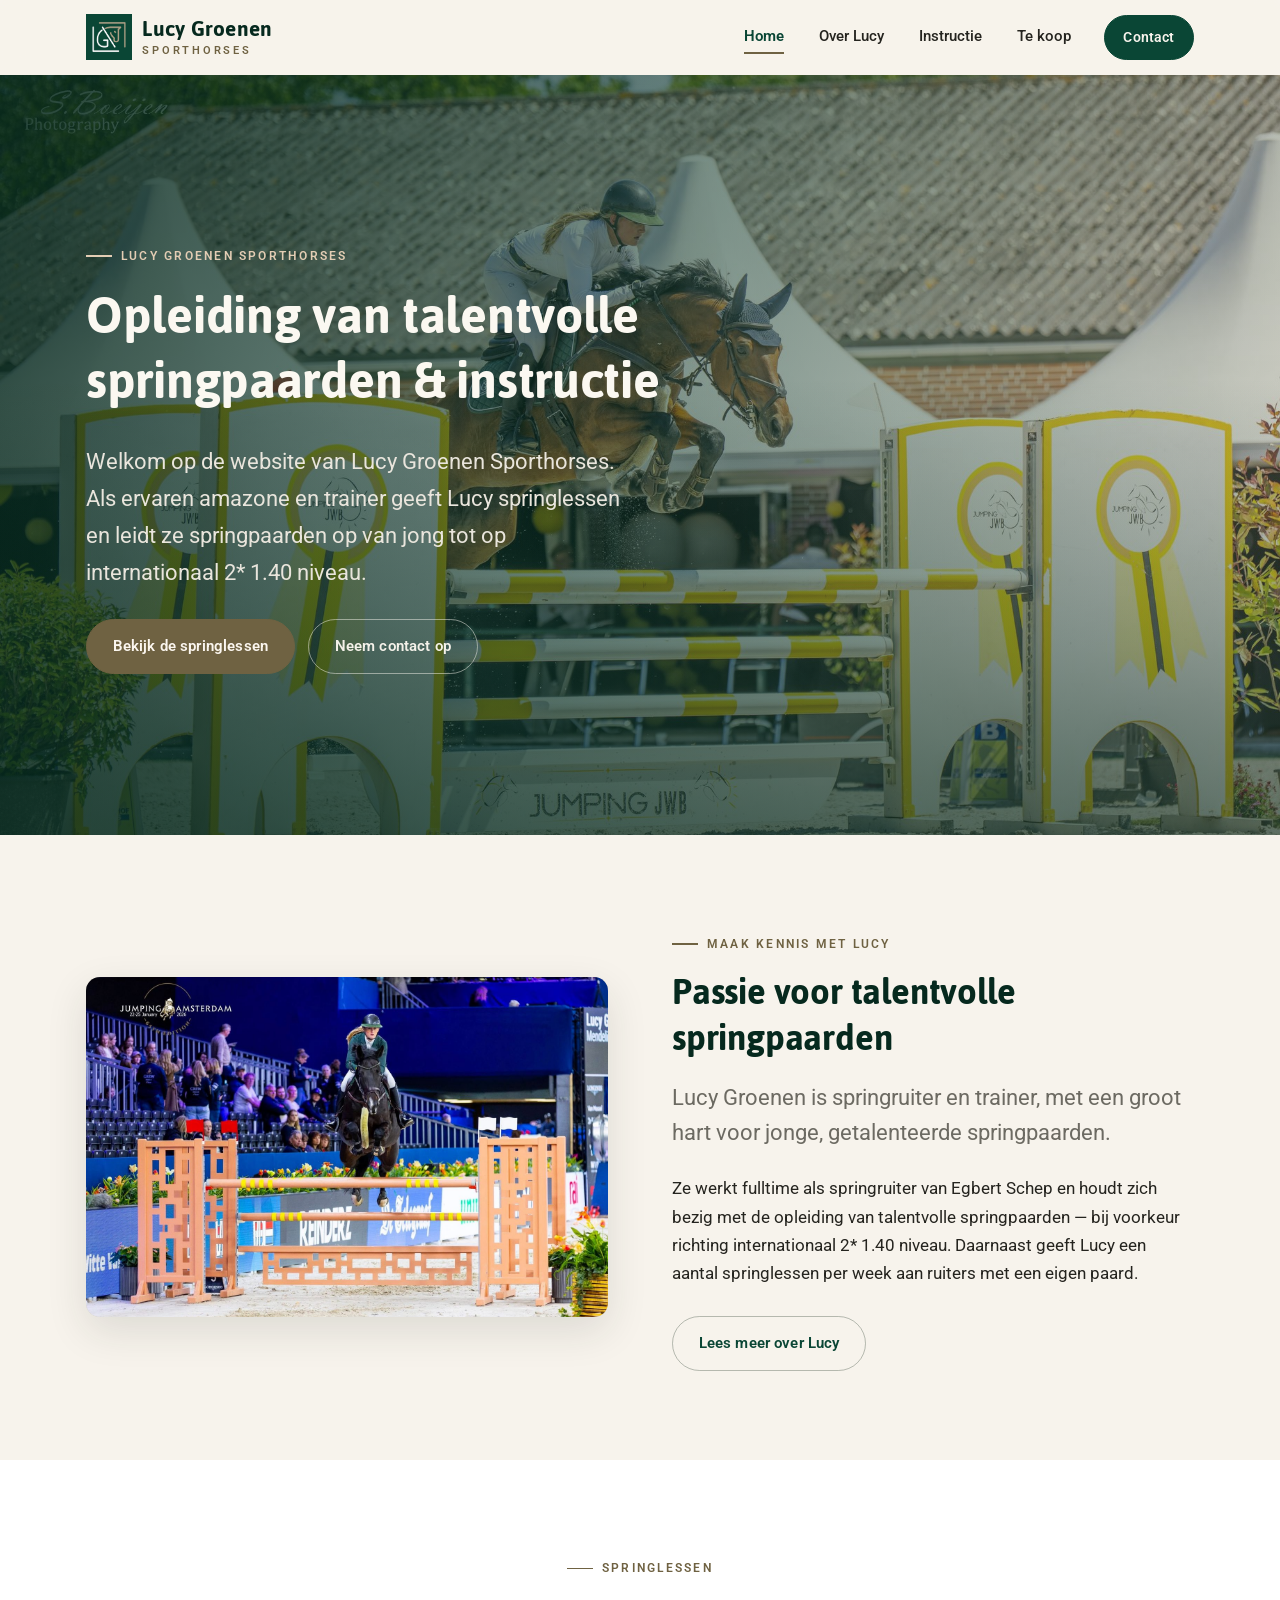
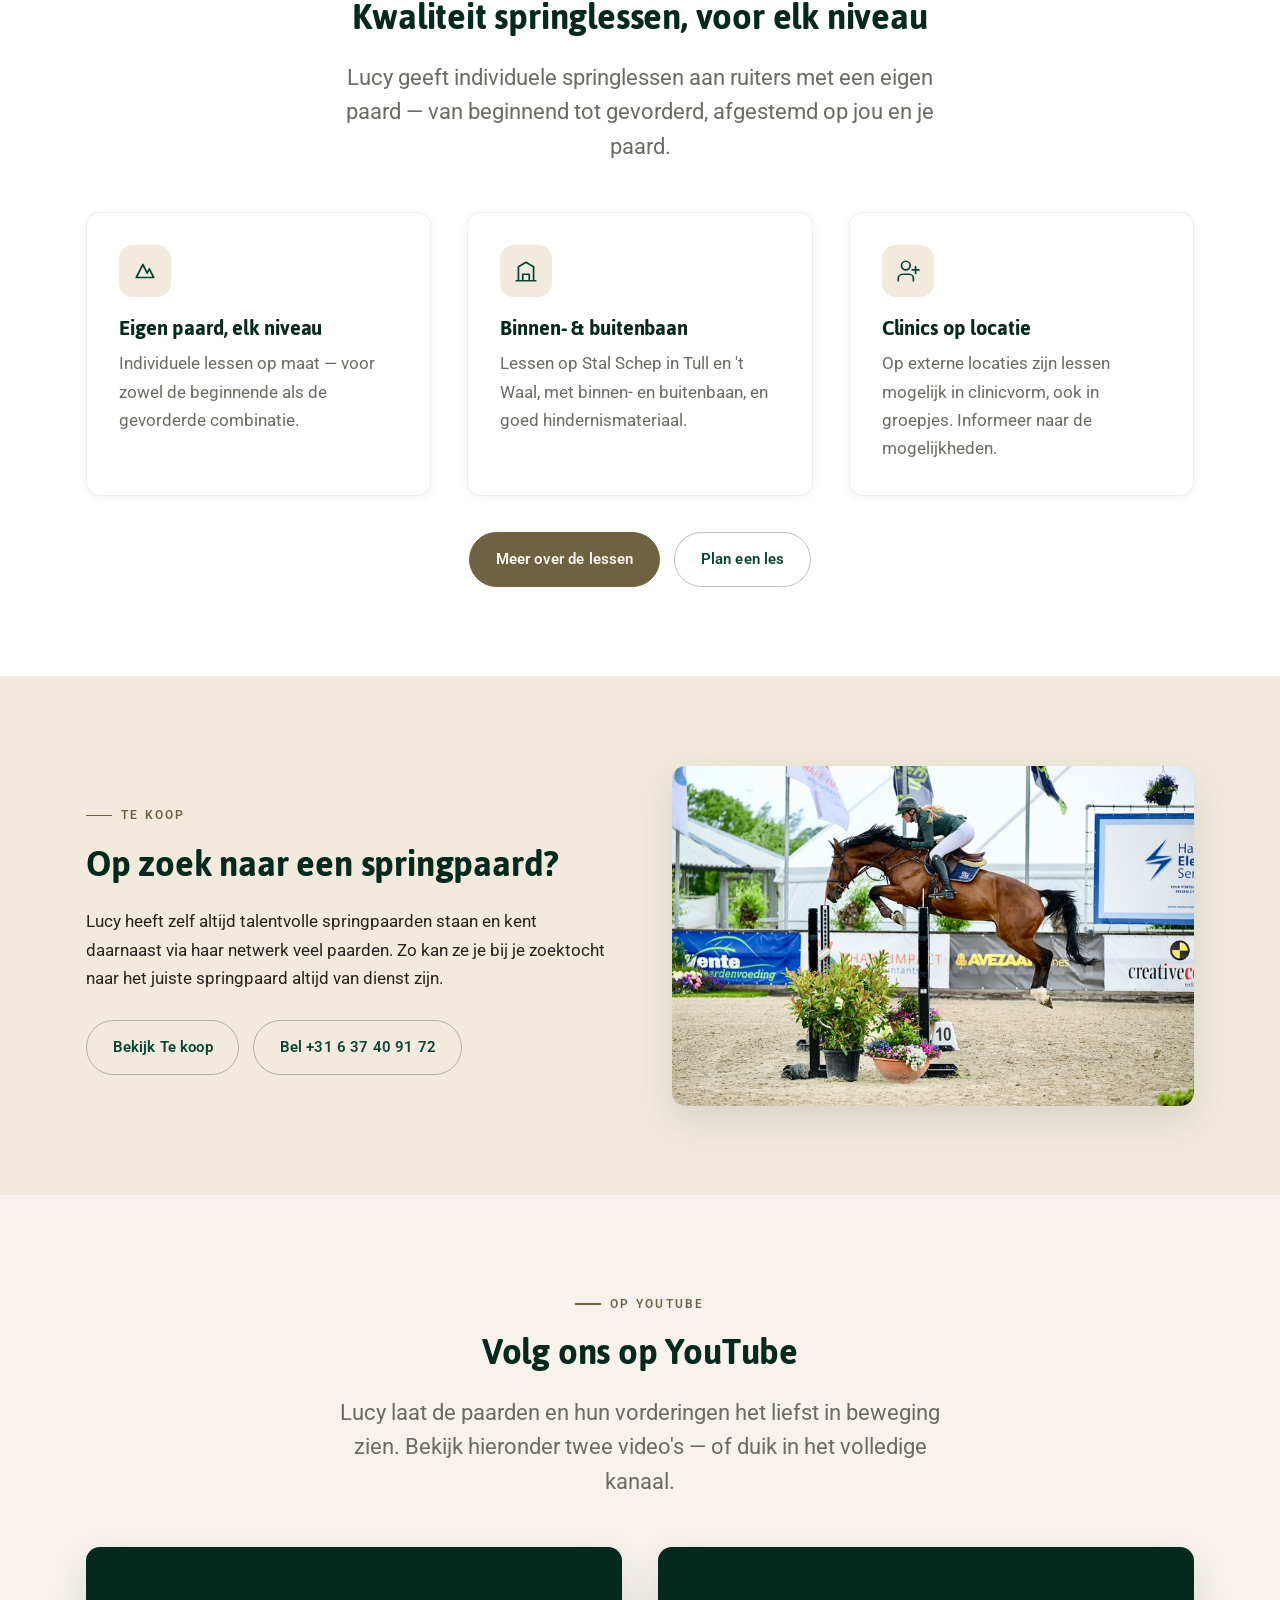
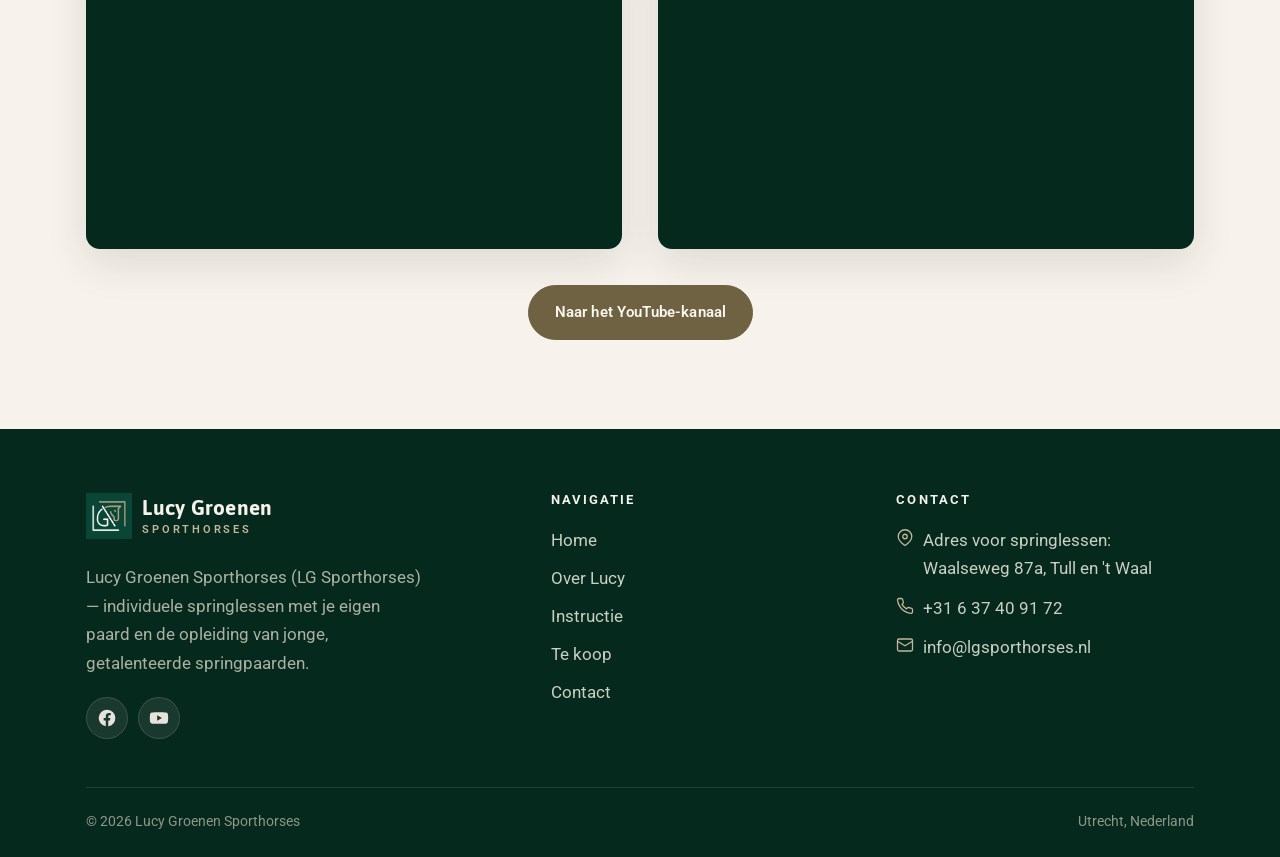
<file: index.html>
<!DOCTYPE html>
<html lang="nl">
<head>
  <meta charset="UTF-8" />
  <meta name="viewport" content="width=device-width, initial-scale=1.0" />
  <title>LG Sporthorses - Talentvolle springpaarden en instructie</title>
  <meta name="description" content="Lucy Groenen Sporthorses (LG Sporthorses): opleiding van talentvolle springpaarden en individuele springlessen op elk niveau. Lessen op Stal Schep in Tull en 't Waal en clinics op locatie." />
  <meta name="theme-color" content="#0A4635" />
  <link rel="icon" type="image/png" sizes="64x64" href="images/favicon-64.png" />
  <link rel="icon" type="image/png" sizes="512x512" href="images/icon-512.png" />
  <link rel="apple-touch-icon" href="images/apple-touch-icon.png" />
  <script>document.documentElement.classList.add("js");</script>
  <link rel="preconnect" href="https://fonts.googleapis.com" />
  <link rel="preconnect" href="https://fonts.gstatic.com" crossorigin />
  <link href="https://fonts.googleapis.com/css2?family=Jaldi:wght@400;700&family=Roboto:wght@300;400;500;700;900&display=swap" rel="stylesheet" />
  <link rel="stylesheet" href="css/style.css" />
</head>
<body data-page="home">
  <a class="skip-link" href="#main">Direct naar de inhoud</a>

  <!-- ===== Header ===== -->
  <header class="site-header">
    <div class="container">
      <nav class="nav" aria-label="Hoofdnavigatie">
        <a class="brand" href="index.html" aria-label="Lucy Groenen Sporthorses — home">
          <span class="brand__mark"><img src="images/logo-mark.png" alt="" width="46" height="46" /></span>
          <span class="brand__text">
            <span class="brand__name">Lucy Groenen</span>
            <span class="brand__tag">Sporthorses</span>
          </span>
        </a>
        <button class="nav-toggle" aria-expanded="false" aria-controls="primary-nav" aria-label="Menu openen/sluiten">
          <span></span><span></span><span></span>
        </button>
        <ul class="nav-links" id="primary-nav">
          <li><a href="index.html" aria-current="page">Home</a></li>
          <li><a href="over-lucy.html">Over Lucy</a></li>
          <li><a href="instructie.html">Instructie</a></li>
          <li><a href="te-koop.html">Te koop</a></li>
          <li class="nav-cta"><a class="btn" href="contact.html">Contact</a></li>
        </ul>
      </nav>
    </div>
  </header>

  <main id="main">
    <!-- ===== Hero ===== -->
    <section class="hero">
      <div class="hero__bg" aria-hidden="true"></div>
      <div class="container">
        <div class="hero__inner">
          <span class="eyebrow">Lucy Groenen Sporthorses</span>
          <h1>Opleiding van talentvolle springpaarden &amp; instructie</h1>
          <p class="hero__sub">
            Welkom op de website van Lucy Groenen Sporthorses. Als ervaren
            amazone en trainer geeft Lucy springlessen en leidt ze springpaarden op
            van jong tot op internationaal 2* 1.40 niveau.
          </p>
          <div class="btn-row">
            <a class="btn btn--leather" href="instructie.html">Bekijk de springlessen</a>
            <a class="btn btn--on-dark btn--ghost" href="contact.html">Neem contact op</a>
          </div>
        </div>
      </div>
    </section>

    <!-- ===== Welkom / kennismaken ===== -->
    <section class="section section--cream">
      <div class="container">
        <div class="split">
          <div class="split__media reveal">
            <img src="images/home-welkom.jpg" alt="Lucy Groenen springt met haar paard" loading="lazy" />
          </div>
          <div class="reveal">
            <span class="eyebrow">Maak kennis met Lucy</span>
            <h2>Passie voor talentvolle springpaarden</h2>
            <p class="lead">
              Lucy Groenen is springruiter en trainer, met een groot hart voor
              jonge, getalenteerde springpaarden.
            </p>
            <p>
              Ze werkt fulltime als springruiter van Egbert Schep en houdt zich
              bezig met de opleiding van talentvolle springpaarden — bij voorkeur
              richting internationaal 2* 1.40 niveau. Daarnaast geeft Lucy een aantal
              springlessen per week aan ruiters met een eigen paard.
            </p>
            <div class="btn-row">
              <a class="btn btn--ghost" href="over-lucy.html">Lees meer over Lucy</a>
            </div>
          </div>
        </div>
      </div>
    </section>

    <!-- ===== Springlessen (kern) ===== -->
    <section class="section section--paper">
      <div class="container">
        <div class="section-head section-head--center">
          <span class="eyebrow">Springlessen</span>
          <h2>Kwaliteit springlessen, voor elk niveau</h2>
          <p class="lead" style="margin-inline:auto;">
            Lucy geeft individuele springlessen aan ruiters met een eigen paard —
            van beginnend tot gevorderd, afgestemd op jou en je paard.
          </p>
        </div>

        <div class="grid grid--3">
          <div class="card reveal">
            <div class="card__icon" aria-hidden="true">
              <svg viewBox="0 0 24 24" fill="none" stroke="currentColor" stroke-width="1.6" stroke-linecap="round" stroke-linejoin="round"><path d="M4 18 10 6l4 8 2-4 4 8z"/></svg>
            </div>
            <h3>Eigen paard, elk niveau</h3>
            <p>Individuele lessen op maat — voor zowel de beginnende als de gevorderde combinatie.</p>
          </div>
          <div class="card reveal">
            <div class="card__icon" aria-hidden="true">
              <svg viewBox="0 0 24 24" fill="none" stroke="currentColor" stroke-width="1.6" stroke-linecap="round" stroke-linejoin="round"><path d="M3 21h18M5 21V8l7-4 7 4v13M9 21v-6h6v6"/></svg>
            </div>
            <h3>Binnen- &amp; buitenbaan</h3>
            <p>Lessen op Stal Schep in Tull en 't Waal, met binnen- en buitenbaan, en goed hindernismateriaal.</p>
          </div>
          <div class="card reveal">
            <div class="card__icon" aria-hidden="true">
              <svg viewBox="0 0 24 24" fill="none" stroke="currentColor" stroke-width="1.6" stroke-linecap="round" stroke-linejoin="round"><path d="M17 21v-2a4 4 0 0 0-4-4H7a4 4 0 0 0-4 4v2"/><circle cx="10" cy="7" r="4"/><path d="M19 8v6M22 11h-6"/></svg>
            </div>
            <h3>Clinics op locatie</h3>
            <p>Op externe locaties zijn lessen mogelijk in clinicvorm, ook in groepjes. Informeer naar de mogelijkheden.</p>
          </div>
        </div>

        <div class="btn-row" style="justify-content:center;margin-top:2.25rem;">
          <a class="btn btn--leather" href="instructie.html">Meer over de lessen</a>
          <a class="btn btn--ghost" href="contact.html">Plan een les</a>
        </div>
      </div>
    </section>

    <!-- ===== Te koop teaser ===== -->
    <section class="section section--sand">
      <div class="container">
        <div class="split">
          <div class="reveal">
            <span class="eyebrow">Te koop</span>
            <h2>Op zoek naar een springpaard?</h2>
            <p>
              Lucy heeft zelf altijd talentvolle springpaarden staan en
              kent daarnaast via haar netwerk veel paarden. Zo kan ze je bij je
              zoektocht naar het juiste springpaard altijd van dienst zijn.
            </p>
            <div class="btn-row">
              <a class="btn btn--ghost" href="te-koop.html">Bekijk Te koop</a>
              <a class="btn btn--ghost" href="tel:+31637409172">Bel +31 6 37 40 91 72</a>
            </div>
          </div>
          <div class="split__media reveal">
            <img src="images/springpaard.jpg" alt="Springpaard van Lucy Groenen Sporthorses" loading="lazy" />
          </div>
        </div>
      </div>
    </section>

    <!-- ===== Video's (YouTube) ===== -->
    <section class="section section--cream">
      <div class="container">
        <div class="section-head section-head--center">
          <span class="eyebrow">Op YouTube</span>
          <h2>Volg ons op YouTube</h2>
          <p class="lead" style="margin-inline:auto;">
            Lucy laat de paarden en hun vorderingen het liefst in beweging zien.
            Bekijk hieronder twee video's — of duik in het volledige kanaal.
          </p>
        </div>
        <div class="grid grid--2">
          <div class="video-embed reveal">
            <iframe src="https://www.youtube-nocookie.com/embed/VXuK4ee8dn8" title="Video van Lucy Groenen Sporthorses" loading="lazy" allow="accelerometer; autoplay; clipboard-write; encrypted-media; gyroscope; picture-in-picture; web-share" referrerpolicy="strict-origin-when-cross-origin" allowfullscreen></iframe>
          </div>
          <div class="video-embed reveal">
            <iframe src="https://www.youtube-nocookie.com/embed/q7jptdClMPs" title="Video van Lucy Groenen Sporthorses" loading="lazy" allow="accelerometer; autoplay; clipboard-write; encrypted-media; gyroscope; picture-in-picture; web-share" referrerpolicy="strict-origin-when-cross-origin" allowfullscreen></iframe>
          </div>
        </div>
        <div class="btn-row" style="justify-content:center;margin-top:2.25rem;">
          <a class="btn btn--leather" href="https://www.youtube.com/channel/UCxO1YDBC5WBD7Ddj9EsSTlw" target="_blank" rel="noopener">Naar het YouTube-kanaal</a>
        </div>
      </div>
    </section>
  </main>

  <!-- ===== Footer ===== -->
  <footer class="site-footer">
    <div class="container">
      <div class="footer-grid">
        <div class="footer-about">
          <span class="brand">
            <span class="brand__mark"><img src="images/logo-mark.png" alt="" width="46" height="46" /></span>
            <span class="brand__text">
              <span class="brand__name">Lucy Groenen</span>
              <span class="brand__tag">Sporthorses</span>
            </span>
          </span>
          <p>
            Lucy Groenen Sporthorses (LG Sporthorses) — individuele springlessen
            met je eigen paard en de opleiding van jonge, getalenteerde
            springpaarden.
          </p>
          <div class="socials">
            <a href="https://www.facebook.com/lucy.groenen" target="_blank" rel="noopener" aria-label="Facebook">
              <svg viewBox="0 0 24 24" fill="currentColor"><path d="M22 12a10 10 0 1 0-11.5 9.9v-7H8v-2.9h2.5V9.8c0-2.5 1.5-3.9 3.8-3.9 1.1 0 2.2.2 2.2.2v2.5h-1.300000000000001c-1.2 0-1.6.8-1.6 1.6v1.9H16l-.4 2.9h-2.1v7A10 10 0 0 0 22 12z"/></svg>
            </a>
            <a href="https://www.youtube.com/channel/UCxO1YDBC5WBD7Ddj9EsSTlw" target="_blank" rel="noopener" aria-label="YouTube">
              <svg viewBox="0 0 24 24" fill="currentColor"><path d="M23 12s0-3.2-.4-4.7a2.5 2.5 0 0 0-1.8-1.8C19.3 5 12 5 12 5s-7.3 0-8.8.5A2.5 2.5 0 0 0 1.4 7.3C1 8.8 1 12 1 12s0 3.2.4 4.7a2.5 2.5 0 0 0 1.8 1.8C4.7 19 12 19 12 19s7.3 0 8.8-.5a2.5 2.5 0 0 0 1.8-1.8C23 15.2 23 12 23 12zM9.8 15.3V8.7l5.7 3.3-5.7 3.3z"/></svg>
            </a>
          </div>
        </div>

        <div>
          <h4>Navigatie</h4>
          <ul class="footer-list">
            <li><a href="index.html">Home</a></li>
            <li><a href="over-lucy.html">Over Lucy</a></li>
            <li><a href="instructie.html">Instructie</a></li>
            <li><a href="te-koop.html">Te koop</a></li>
            <li><a href="contact.html">Contact</a></li>
          </ul>
        </div>

        <div>
          <h4>Contact</h4>
          <div class="footer-contact">
            <a href="https://maps.google.com/?q=Waalseweg+87a,+Tull+en+'t+Waal" target="_blank" rel="noopener">
              <svg viewBox="0 0 24 24" fill="none" stroke="currentColor" stroke-width="1.7" stroke-linecap="round" stroke-linejoin="round"><path d="M21 10c0 6-9 12-9 12s-9-6-9-12a9 9 0 0 1 18 0z"/><circle cx="12" cy="10" r="3"/></svg>
              <span>Adres voor springlessen: Waalseweg 87a, Tull en 't Waal</span>
            </a>
            <a href="tel:+31637409172">
              <svg viewBox="0 0 24 24" fill="none" stroke="currentColor" stroke-width="1.7" stroke-linecap="round" stroke-linejoin="round"><path d="M22 16.9v3a2 2 0 0 1-2.2 2 19.8 19.8 0 0 1-8.6-3.1 19.5 19.5 0 0 1-6-6A19.8 19.8 0 0 1 2 4.2 2 2 0 0 1 4 2h3a2 2 0 0 1 2 1.7c.1 1 .4 1.9.7 2.8a2 2 0 0 1-.5 2.1L8 9.8a16 16 0 0 0 6 6l1.2-1.2a2 2 0 0 1 2.1-.5c.9.3 1.8.6 2.8.7a2 2 0 0 1 1.9 2.1z"/></svg>
              <span>+31 6 37 40 91 72</span>
            </a>
            <a href="mailto:info@lgsporthorses.nl">
              <svg viewBox="0 0 24 24" fill="none" stroke="currentColor" stroke-width="1.7" stroke-linecap="round" stroke-linejoin="round"><rect x="2" y="4" width="20" height="16" rx="2"/><path d="m22 7-10 6L2 7"/></svg>
              <span>info@lgsporthorses.nl</span>
            </a>
          </div>
        </div>
      </div>

      <div class="footer-bottom">
        <span>&copy; <span id="year">2026</span> Lucy Groenen Sporthorses</span>
        <span>Utrecht, Nederland</span>
      </div>
    </div>
  </footer>

  <script src="js/main.js"></script>
  <!-- Cloudflare Web Analytics -->
  <script defer src="https://static.cloudflareinsights.com/beacon.min.js" data-cf-beacon='{"token": "3d1fcbd9781a4af0aa8eb099ffec4ae8"}'></script>
  <!-- End Cloudflare Web Analytics -->
</body>
</html>
</file>
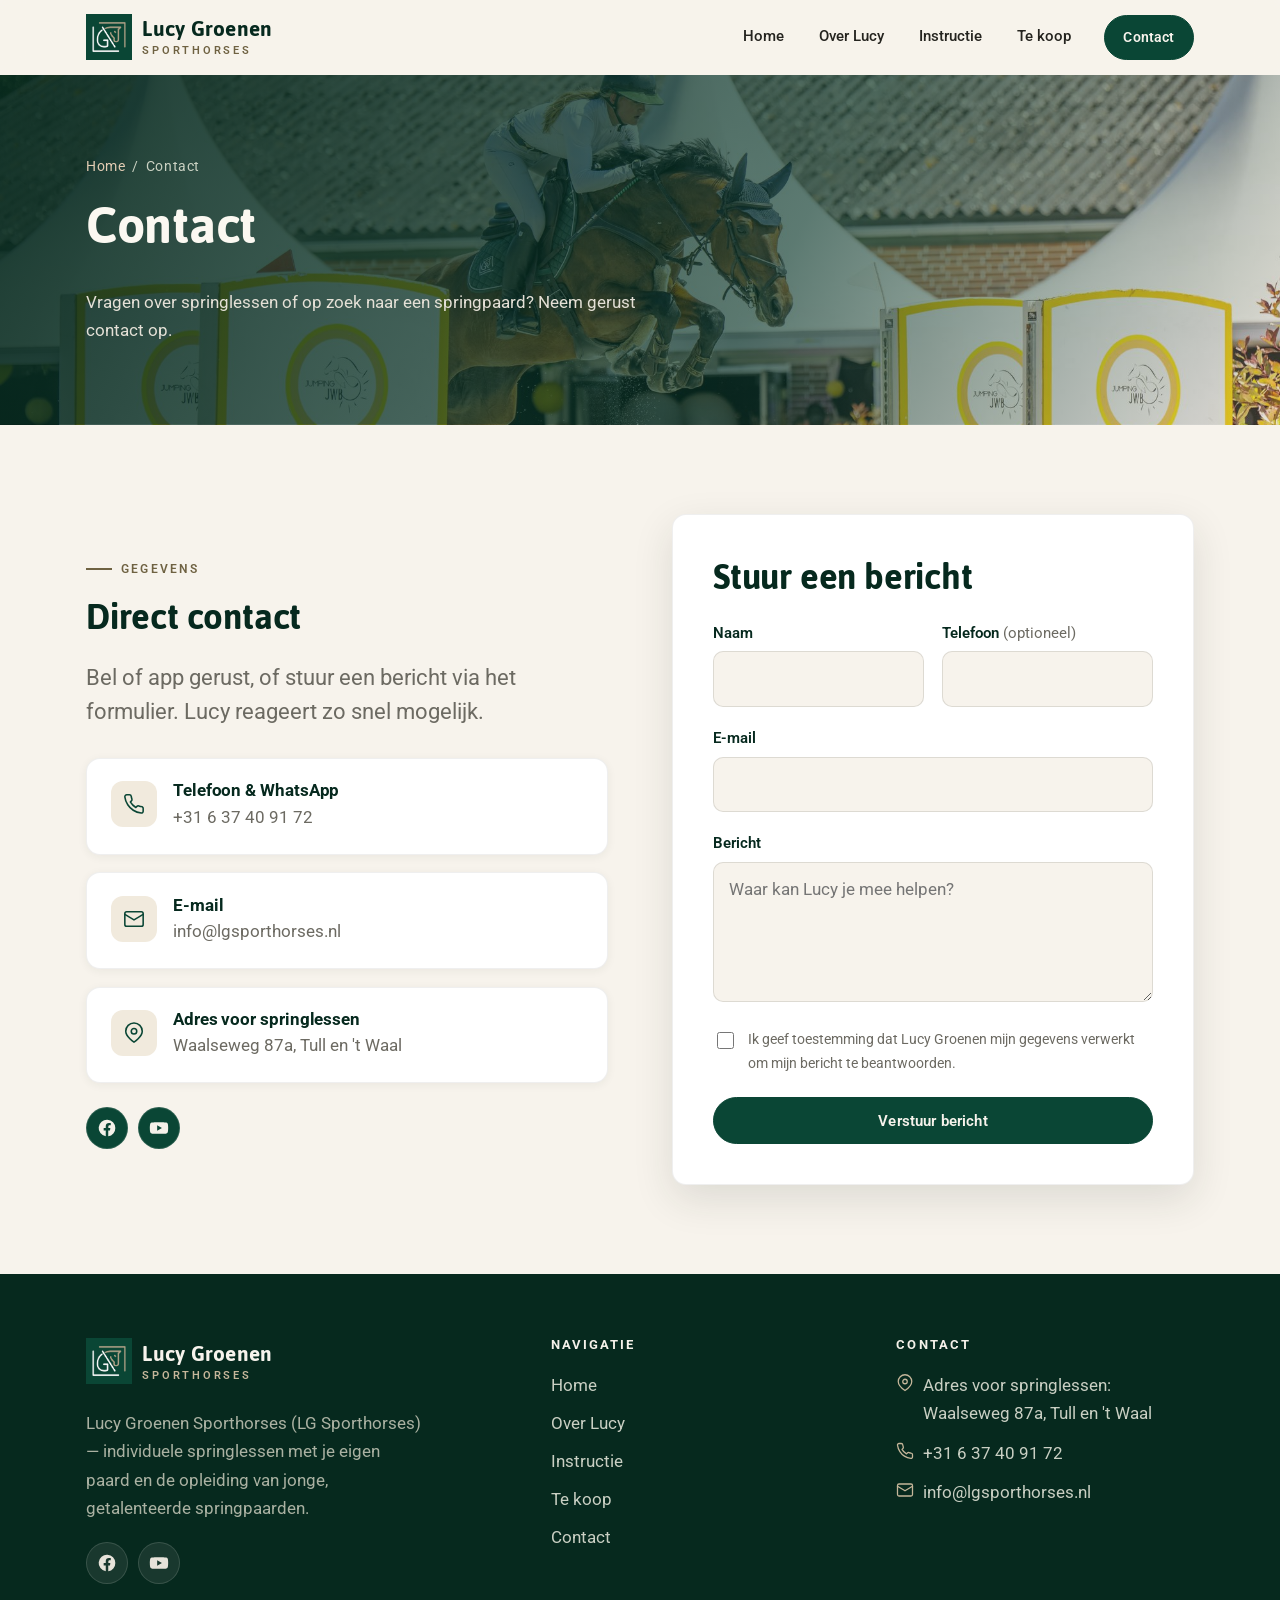
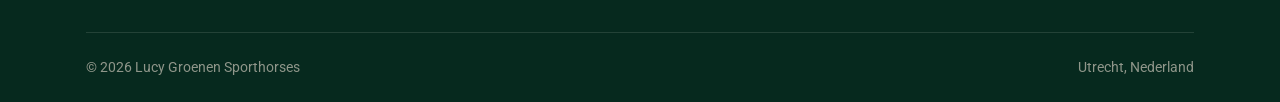
<file: contact.html>
<!DOCTYPE html>
<html lang="nl">
<head>
  <meta charset="UTF-8" />
  <meta name="viewport" content="width=device-width, initial-scale=1.0" />
  <title>Contact — Lucy Groenen Sporthorses</title>
  <meta name="description" content="Neem contact op met Lucy Groenen (LG Sporthorses). Telefoon, WhatsApp en e-mail. Stuur gerust een bericht via het formulier." />
  <meta name="theme-color" content="#0A4635" />
  <link rel="icon" type="image/png" sizes="64x64" href="images/favicon-64.png" />
  <link rel="icon" type="image/png" sizes="512x512" href="images/icon-512.png" />
  <link rel="apple-touch-icon" href="images/apple-touch-icon.png" />
  <script>document.documentElement.classList.add("js");</script>
  <link rel="preconnect" href="https://fonts.googleapis.com" />
  <link rel="preconnect" href="https://fonts.gstatic.com" crossorigin />
  <link href="https://fonts.googleapis.com/css2?family=Jaldi:wght@400;700&family=Roboto:wght@300;400;500;700;900&display=swap" rel="stylesheet" />
  <link rel="stylesheet" href="css/style.css" />
</head>
<body data-page="contact">
  <a class="skip-link" href="#main">Direct naar de inhoud</a>

  <!-- ===== Header ===== -->
  <header class="site-header">
    <div class="container">
      <nav class="nav" aria-label="Hoofdnavigatie">
        <a class="brand" href="index.html" aria-label="Lucy Groenen Sporthorses — home">
          <span class="brand__mark"><img src="images/logo-mark.png" alt="" width="46" height="46" /></span>
          <span class="brand__text">
            <span class="brand__name">Lucy Groenen</span>
            <span class="brand__tag">Sporthorses</span>
          </span>
        </a>
        <button class="nav-toggle" aria-expanded="false" aria-controls="primary-nav" aria-label="Menu openen/sluiten">
          <span></span><span></span><span></span>
        </button>
        <ul class="nav-links" id="primary-nav">
          <li><a href="index.html">Home</a></li>
          <li><a href="over-lucy.html">Over Lucy</a></li>
          <li><a href="instructie.html">Instructie</a></li>
          <li><a href="te-koop.html">Te koop</a></li>
          <li class="nav-cta"><a class="btn" href="contact.html" aria-current="page">Contact</a></li>
        </ul>
      </nav>
    </div>
  </header>

  <main id="main">
    <!-- ===== Page hero ===== -->
    <section class="page-hero">
      <div class="page-hero__bg" aria-hidden="true"></div>
      <div class="container">
        <nav class="breadcrumb" aria-label="Kruimelpad">
          <a href="index.html">Home</a> &nbsp;/&nbsp; Contact
        </nav>
        <h1>Contact</h1>
        <p>Vragen over springlessen of op zoek naar een springpaard? Neem gerust contact op.</p>
      </div>
    </section>

    <!-- ===== Contact + formulier ===== -->
    <section class="section section--cream">
      <div class="container">
        <div class="split">
          <!-- Gegevens -->
          <div class="reveal">
            <span class="eyebrow">Gegevens</span>
            <h2>Direct contact</h2>
            <p class="lead">
              Bel of app gerust, of stuur een bericht via het formulier. Lucy
              reageert zo snel mogelijk.
            </p>

            <div class="stack" style="margin-top:1.75rem;">
              <a class="info-tile" href="tel:+31637409172">
                <span class="info-tile__icon" aria-hidden="true">
                  <svg viewBox="0 0 24 24" fill="none" stroke="currentColor" stroke-width="1.7" stroke-linecap="round" stroke-linejoin="round"><path d="M22 16.9v3a2 2 0 0 1-2.2 2 19.8 19.8 0 0 1-8.6-3.1 19.5 19.5 0 0 1-6-6A19.8 19.8 0 0 1 2 4.2 2 2 0 0 1 4 2h3a2 2 0 0 1 2 1.7c.1 1 .4 1.9.7 2.8a2 2 0 0 1-.5 2.1L8 9.8a16 16 0 0 0 6 6l1.2-1.2a2 2 0 0 1 2.1-.5c.9.3 1.8.6 2.8.7a2 2 0 0 1 1.9 2.1z"/></svg>
                </span>
                <div>
                  <h3>Telefoon &amp; WhatsApp</h3>
                  <p>+31 6 37 40 91 72</p>
                </div>
              </a>

              <a class="info-tile" href="mailto:info@lgsporthorses.nl">
                <span class="info-tile__icon" aria-hidden="true">
                  <svg viewBox="0 0 24 24" fill="none" stroke="currentColor" stroke-width="1.7" stroke-linecap="round" stroke-linejoin="round"><rect x="2" y="4" width="20" height="16" rx="2"/><path d="m22 7-10 6L2 7"/></svg>
                </span>
                <div>
                  <h3>E-mail</h3>
                  <p>info@lgsporthorses.nl</p>
                </div>
              </a>

              <a class="info-tile" href="https://maps.google.com/?q=Waalseweg+87a,+Tull+en+'t+Waal" target="_blank" rel="noopener">
                <span class="info-tile__icon" aria-hidden="true">
                  <svg viewBox="0 0 24 24" fill="none" stroke="currentColor" stroke-width="1.7" stroke-linecap="round" stroke-linejoin="round"><path d="M21 10c0 6-9 12-9 12s-9-6-9-12a9 9 0 0 1 18 0z"/><circle cx="12" cy="10" r="3"/></svg>
                </span>
                <div>
                  <h3>Adres voor springlessen</h3>
                  <p>Waalseweg 87a, Tull en 't Waal</p>
                </div>
              </a>
            </div>

            <div class="socials" style="margin-top:1.5rem;">
              <a href="https://www.facebook.com/lucy.groenen" target="_blank" rel="noopener" aria-label="Facebook" style="background:var(--forest);color:#F4F1E9;">
                <svg viewBox="0 0 24 24" fill="currentColor"><path d="M22 12a10 10 0 1 0-11.5 9.9v-7H8v-2.9h2.5V9.8c0-2.5 1.5-3.9 3.8-3.9 1.1 0 2.2.2 2.2.2v2.5h-1.300000000000001c-1.2 0-1.6.8-1.6 1.6v1.9H16l-.4 2.9h-2.1v7A10 10 0 0 0 22 12z"/></svg>
              </a>
              <a href="https://www.youtube.com/channel/UCxO1YDBC5WBD7Ddj9EsSTlw" target="_blank" rel="noopener" aria-label="YouTube" style="background:var(--forest);color:#F4F1E9;">
                <svg viewBox="0 0 24 24" fill="currentColor"><path d="M23 12s0-3.2-.4-4.7a2.5 2.5 0 0 0-1.8-1.8C19.3 5 12 5 12 5s-7.3 0-8.8.5A2.5 2.5 0 0 0 1.4 7.3C1 8.8 1 12 1 12s0 3.2.4 4.7a2.5 2.5 0 0 0 1.8 1.8C4.7 19 12 19 12 19s7.3 0 8.8-.5a2.5 2.5 0 0 0 1.8-1.8C23 15.2 23 12 23 12zM9.8 15.3V8.7l5.7 3.3-5.7 3.3z"/></svg>
              </a>
            </div>
          </div>

          <!-- Formulier -->
          <div class="reveal">
            <form class="form-card" id="contact-form" novalidate>
              <h2 style="margin-bottom:1.25rem;">Stuur een bericht</h2>
              <input type="text" name="_honey" style="display:none" tabindex="-1" autocomplete="off" aria-hidden="true" />
              <div class="field-row">
                <div class="field">
                  <label for="name">Naam</label>
                  <input type="text" id="name" name="name" autocomplete="name" required />
                </div>
                <div class="field">
                  <label for="phone">Telefoon <span style="color:var(--muted);font-weight:400;">(optioneel)</span></label>
                  <input type="tel" id="phone" name="phone" autocomplete="tel" />
                </div>
              </div>
              <div class="field">
                <label for="email">E-mail</label>
                <input type="email" id="email" name="email" autocomplete="email" required />
              </div>
              <div class="field">
                <label for="message">Bericht</label>
                <textarea id="message" name="message" required placeholder="Waar kan Lucy je mee helpen?"></textarea>
              </div>
              <label class="consent" for="consent">
                <input type="checkbox" id="consent" name="consent" required />
                <span>Ik geef toestemming dat Lucy Groenen mijn gegevens verwerkt om mijn bericht te beantwoorden.</span>
              </label>
              <button class="btn" type="submit" style="width:100%;">Verstuur bericht</button>
              <p class="form-note" role="status" aria-live="polite"></p>
            </form>
          </div>
        </div>
      </div>
    </section>
  </main>

  <!-- ===== Footer ===== -->
  <footer class="site-footer">
    <div class="container">
      <div class="footer-grid">
        <div class="footer-about">
          <span class="brand">
            <span class="brand__mark"><img src="images/logo-mark.png" alt="" width="46" height="46" /></span>
            <span class="brand__text">
              <span class="brand__name">Lucy Groenen</span>
              <span class="brand__tag">Sporthorses</span>
            </span>
          </span>
          <p>
            Lucy Groenen Sporthorses (LG Sporthorses) — individuele springlessen
            met je eigen paard en de opleiding van jonge, getalenteerde
            springpaarden.
          </p>
          <div class="socials">
            <a href="https://www.facebook.com/lucy.groenen" target="_blank" rel="noopener" aria-label="Facebook">
              <svg viewBox="0 0 24 24" fill="currentColor"><path d="M22 12a10 10 0 1 0-11.5 9.9v-7H8v-2.9h2.5V9.8c0-2.5 1.5-3.9 3.8-3.9 1.1 0 2.2.2 2.2.2v2.5h-1.300000000000001c-1.2 0-1.6.8-1.6 1.6v1.9H16l-.4 2.9h-2.1v7A10 10 0 0 0 22 12z"/></svg>
            </a>
            <a href="https://www.youtube.com/channel/UCxO1YDBC5WBD7Ddj9EsSTlw" target="_blank" rel="noopener" aria-label="YouTube">
              <svg viewBox="0 0 24 24" fill="currentColor"><path d="M23 12s0-3.2-.4-4.7a2.5 2.5 0 0 0-1.8-1.8C19.3 5 12 5 12 5s-7.3 0-8.8.5A2.5 2.5 0 0 0 1.4 7.3C1 8.8 1 12 1 12s0 3.2.4 4.7a2.5 2.5 0 0 0 1.8 1.8C4.7 19 12 19 12 19s7.3 0 8.8-.5a2.5 2.5 0 0 0 1.8-1.8C23 15.2 23 12 23 12zM9.8 15.3V8.7l5.7 3.3-5.7 3.3z"/></svg>
            </a>
          </div>
        </div>

        <div>
          <h4>Navigatie</h4>
          <ul class="footer-list">
            <li><a href="index.html">Home</a></li>
            <li><a href="over-lucy.html">Over Lucy</a></li>
            <li><a href="instructie.html">Instructie</a></li>
            <li><a href="te-koop.html">Te koop</a></li>
            <li><a href="contact.html">Contact</a></li>
          </ul>
        </div>

        <div>
          <h4>Contact</h4>
          <div class="footer-contact">
            <a href="https://maps.google.com/?q=Waalseweg+87a,+Tull+en+'t+Waal" target="_blank" rel="noopener">
              <svg viewBox="0 0 24 24" fill="none" stroke="currentColor" stroke-width="1.7" stroke-linecap="round" stroke-linejoin="round"><path d="M21 10c0 6-9 12-9 12s-9-6-9-12a9 9 0 0 1 18 0z"/><circle cx="12" cy="10" r="3"/></svg>
              <span>Adres voor springlessen: Waalseweg 87a, Tull en 't Waal</span>
            </a>
            <a href="tel:+31637409172">
              <svg viewBox="0 0 24 24" fill="none" stroke="currentColor" stroke-width="1.7" stroke-linecap="round" stroke-linejoin="round"><path d="M22 16.9v3a2 2 0 0 1-2.2 2 19.8 19.8 0 0 1-8.6-3.1 19.5 19.5 0 0 1-6-6A19.8 19.8 0 0 1 2 4.2 2 2 0 0 1 4 2h3a2 2 0 0 1 2 1.7c.1 1 .4 1.9.7 2.8a2 2 0 0 1-.5 2.1L8 9.8a16 16 0 0 0 6 6l1.2-1.2a2 2 0 0 1 2.1-.5c.9.3 1.8.6 2.8.7a2 2 0 0 1 1.9 2.1z"/></svg>
              <span>+31 6 37 40 91 72</span>
            </a>
            <a href="mailto:info@lgsporthorses.nl">
              <svg viewBox="0 0 24 24" fill="none" stroke="currentColor" stroke-width="1.7" stroke-linecap="round" stroke-linejoin="round"><rect x="2" y="4" width="20" height="16" rx="2"/><path d="m22 7-10 6L2 7"/></svg>
              <span>info@lgsporthorses.nl</span>
            </a>
          </div>
        </div>
      </div>

      <div class="footer-bottom">
        <span>&copy; <span id="year">2026</span> Lucy Groenen Sporthorses</span>
        <span>Utrecht, Nederland</span>
      </div>
    </div>
  </footer>

  <script src="js/main.js"></script>
  <!-- Cloudflare Web Analytics -->
  <script defer src="https://static.cloudflareinsights.com/beacon.min.js" data-cf-beacon='{"token": "3d1fcbd9781a4af0aa8eb099ffec4ae8"}'></script>
  <!-- End Cloudflare Web Analytics -->
</body>
</html>
</file>
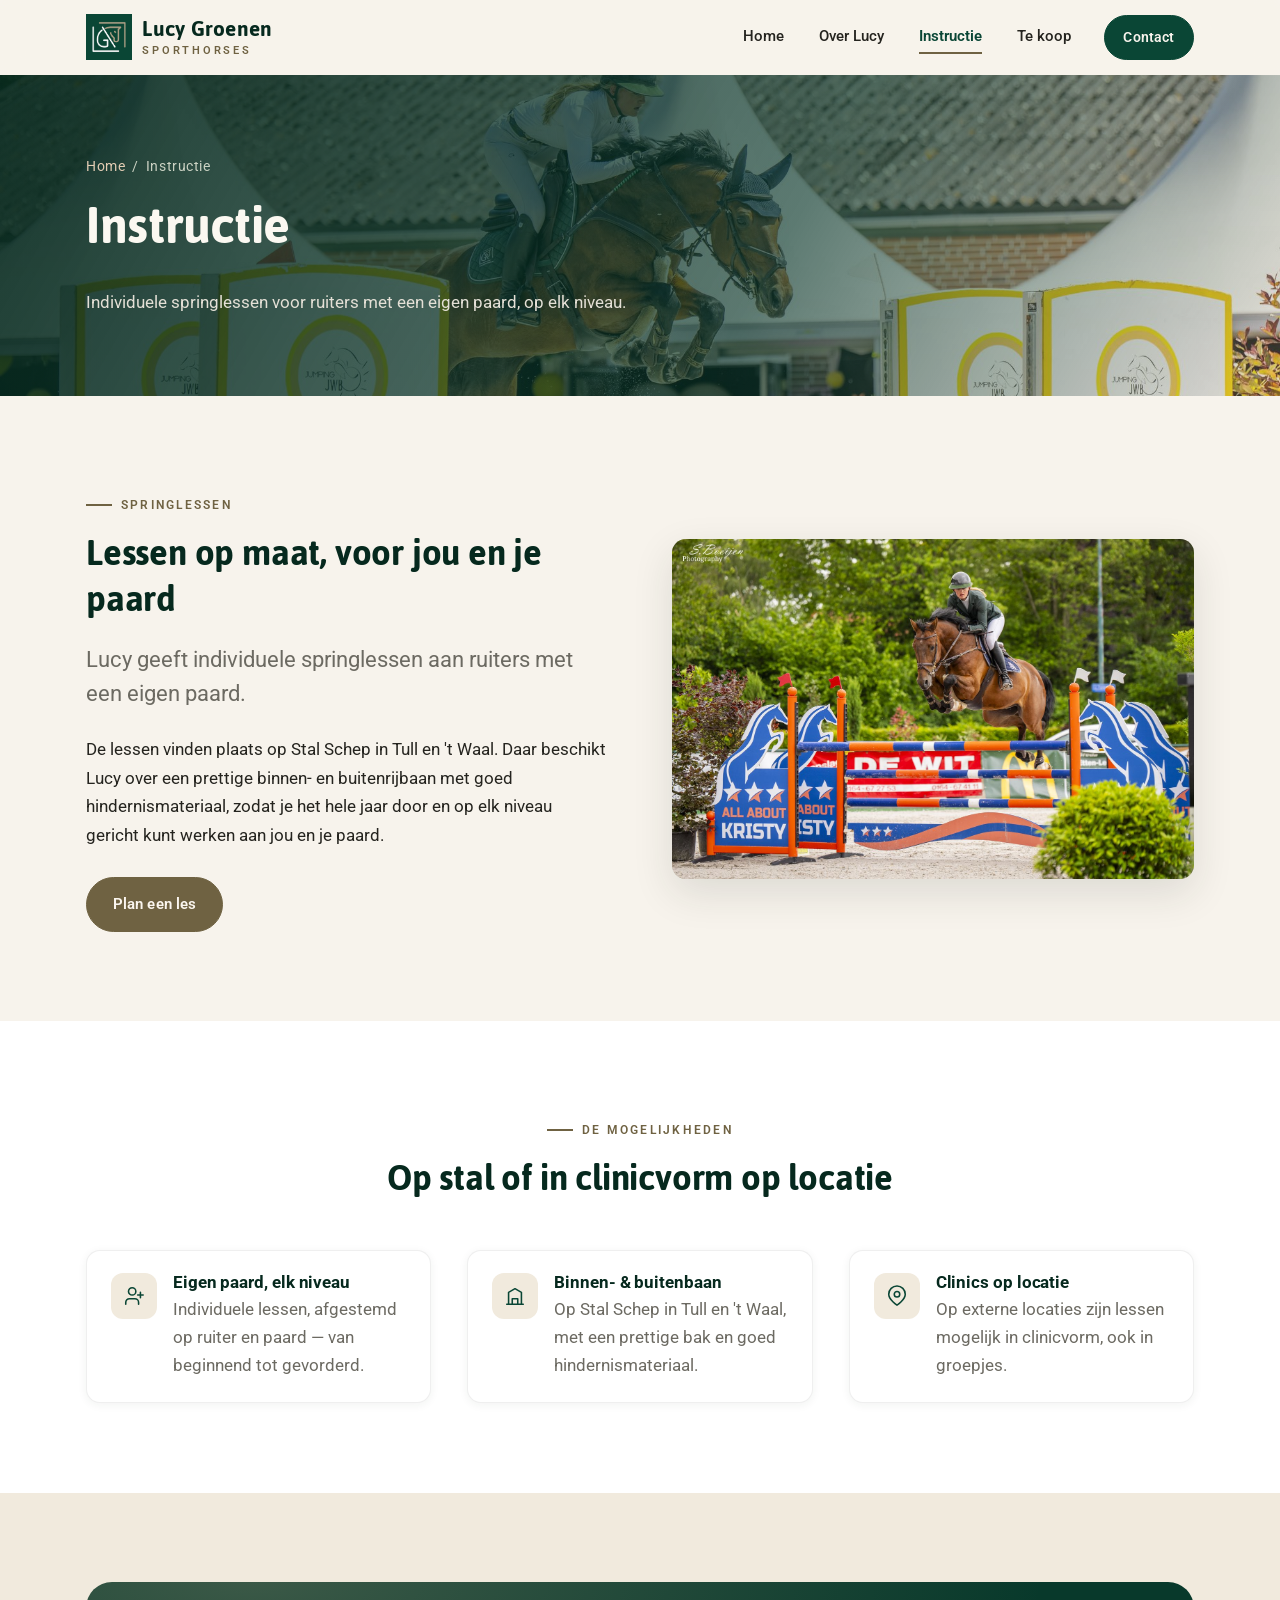
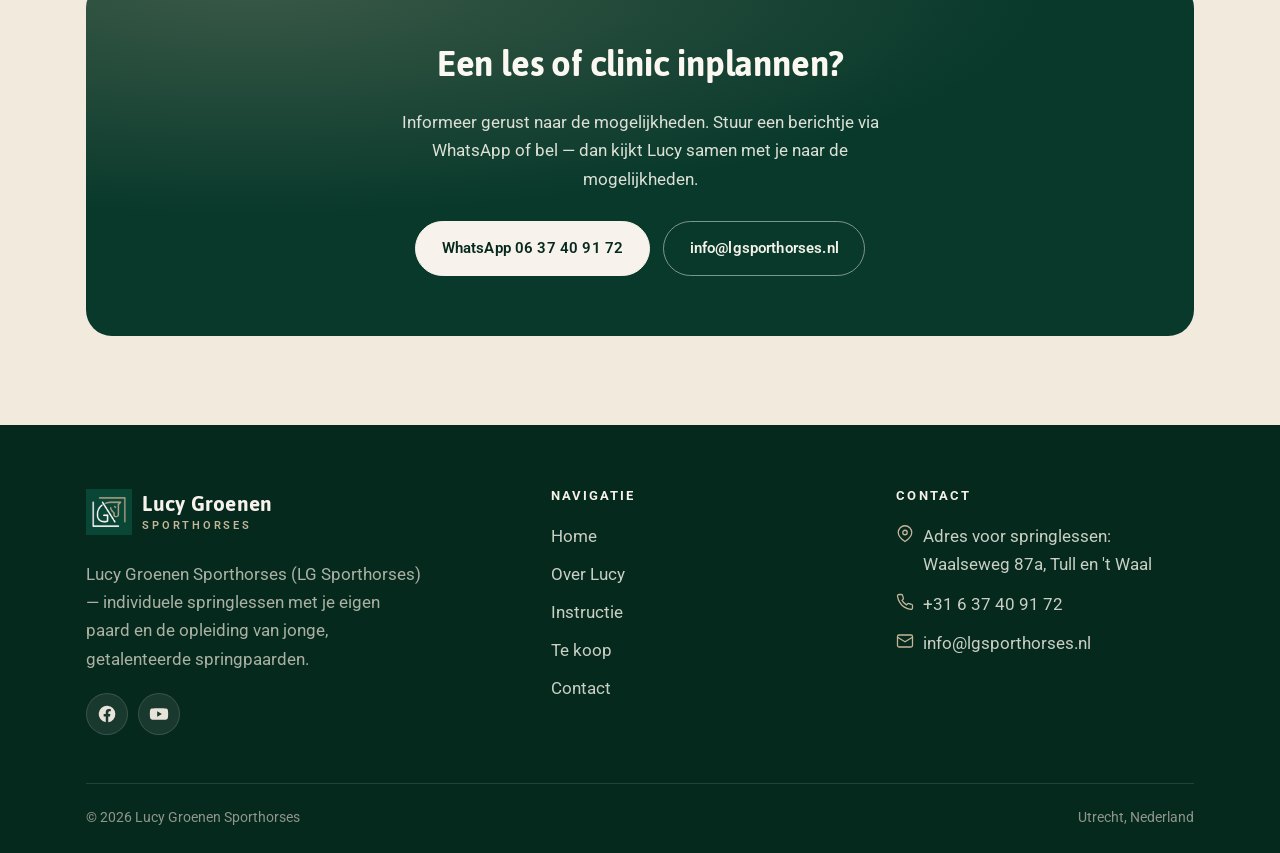
<file: instructie.html>
<!DOCTYPE html>
<html lang="nl">
<head>
  <meta charset="UTF-8" />
  <meta name="viewport" content="width=device-width, initial-scale=1.0" />
  <title>Instructie — Individuele springlessen | LG Sporthorses</title>
  <meta name="description" content="Lucy Groenen geeft individuele springlessen aan ruiters met een eigen paard, op elk niveau. Lessen op Stal Schep in Tull en 't Waal, en clinics op externe locaties." />
  <meta name="theme-color" content="#0A4635" />
  <link rel="icon" type="image/png" sizes="64x64" href="images/favicon-64.png" />
  <link rel="icon" type="image/png" sizes="512x512" href="images/icon-512.png" />
  <link rel="apple-touch-icon" href="images/apple-touch-icon.png" />
  <script>document.documentElement.classList.add("js");</script>
  <link rel="preconnect" href="https://fonts.googleapis.com" />
  <link rel="preconnect" href="https://fonts.gstatic.com" crossorigin />
  <link href="https://fonts.googleapis.com/css2?family=Jaldi:wght@400;700&family=Roboto:wght@300;400;500;700;900&display=swap" rel="stylesheet" />
  <link rel="stylesheet" href="css/style.css" />
</head>
<body data-page="instructie">
  <a class="skip-link" href="#main">Direct naar de inhoud</a>

  <!-- ===== Header ===== -->
  <header class="site-header">
    <div class="container">
      <nav class="nav" aria-label="Hoofdnavigatie">
        <a class="brand" href="index.html" aria-label="Lucy Groenen Sporthorses — home">
          <span class="brand__mark"><img src="images/logo-mark.png" alt="" width="46" height="46" /></span>
          <span class="brand__text">
            <span class="brand__name">Lucy Groenen</span>
            <span class="brand__tag">Sporthorses</span>
          </span>
        </a>
        <button class="nav-toggle" aria-expanded="false" aria-controls="primary-nav" aria-label="Menu openen/sluiten">
          <span></span><span></span><span></span>
        </button>
        <ul class="nav-links" id="primary-nav">
          <li><a href="index.html">Home</a></li>
          <li><a href="over-lucy.html">Over Lucy</a></li>
          <li><a href="instructie.html" aria-current="page">Instructie</a></li>
          <li><a href="te-koop.html">Te koop</a></li>
          <li class="nav-cta"><a class="btn" href="contact.html">Contact</a></li>
        </ul>
      </nav>
    </div>
  </header>

  <main id="main">
    <!-- ===== Page hero ===== -->
    <section class="page-hero">
      <div class="page-hero__bg" aria-hidden="true"></div>
      <div class="container">
        <nav class="breadcrumb" aria-label="Kruimelpad">
          <a href="index.html">Home</a> &nbsp;/&nbsp; Instructie
        </nav>
        <h1>Instructie</h1>
        <p>Individuele springlessen voor ruiters met een eigen paard, op elk niveau.</p>
      </div>
    </section>

    <!-- ===== Intro ===== -->
    <section class="section section--cream">
      <div class="container">
        <div class="split">
          <div class="reveal">
            <span class="eyebrow">Springlessen</span>
            <h2>Lessen op maat, voor jou en je paard</h2>
            <p class="lead">
              Lucy geeft individuele springlessen aan ruiters met een eigen paard.
            </p>
            <p>
              De lessen vinden plaats op Stal Schep in Tull en 't Waal. Daar
              beschikt Lucy over een prettige binnen- en buitenrijbaan met goed
              hindernismateriaal, zodat je het hele jaar door en op elk niveau
              gericht kunt werken aan jou en je paard.
            </p>
            <div class="btn-row">
              <a class="btn btn--leather" href="contact.html">Plan een les</a>
            </div>
          </div>
          <div class="split__media reveal">
            <img src="images/instructie.jpg" alt="Lucy Groenen geeft een springles" loading="lazy" />
          </div>
        </div>
      </div>
    </section>

    <!-- ===== Mogelijkheden ===== -->
    <section class="section section--paper">
      <div class="container">
        <div class="section-head section-head--center">
          <span class="eyebrow">De mogelijkheden</span>
          <h2>Op stal of in clinicvorm op locatie</h2>
        </div>
        <div class="grid grid--3">
          <div class="info-tile reveal">
            <span class="info-tile__icon" aria-hidden="true">
              <svg viewBox="0 0 24 24" fill="none" stroke="currentColor" stroke-width="1.7" stroke-linecap="round" stroke-linejoin="round"><path d="M17 21v-2a4 4 0 0 0-4-4H7a4 4 0 0 0-4 4v2"/><circle cx="10" cy="7" r="4"/><path d="M19 8v6M22 11h-6"/></svg>
            </span>
            <div>
              <h3>Eigen paard, elk niveau</h3>
              <p>Individuele lessen, afgestemd op ruiter en paard — van beginnend tot gevorderd.</p>
            </div>
          </div>
          <div class="info-tile reveal">
            <span class="info-tile__icon" aria-hidden="true">
              <svg viewBox="0 0 24 24" fill="none" stroke="currentColor" stroke-width="1.7" stroke-linecap="round" stroke-linejoin="round"><path d="M3 21h18M5 21V8l7-4 7 4v13M9 21v-6h6v6"/></svg>
            </span>
            <div>
              <h3>Binnen- &amp; buitenbaan</h3>
              <p>Op Stal Schep in Tull en 't Waal, met een prettige bak en goed hindernismateriaal.</p>
            </div>
          </div>
          <div class="info-tile reveal">
            <span class="info-tile__icon" aria-hidden="true">
              <svg viewBox="0 0 24 24" fill="none" stroke="currentColor" stroke-width="1.7" stroke-linecap="round" stroke-linejoin="round"><path d="M21 10c0 6-9 12-9 12s-9-6-9-12a9 9 0 0 1 18 0z"/><circle cx="12" cy="10" r="3"/></svg>
            </span>
            <div>
              <h3>Clinics op locatie</h3>
              <p>Op externe locaties zijn lessen mogelijk in clinicvorm, ook in groepjes.</p>
            </div>
          </div>
        </div>
      </div>
    </section>

    <!-- ===== Aanmelden ===== -->
    <section class="section section--sand">
      <div class="container">
        <div class="cta-band reveal">
          <h2>Een les of clinic inplannen?</h2>
          <p>
            Informeer gerust naar de mogelijkheden. Stuur een berichtje via
            WhatsApp of bel — dan kijkt Lucy samen met je naar de mogelijkheden.
          </p>
          <div class="btn-row" style="justify-content:center;">
            <a class="btn btn--light" href="https://wa.me/31637409172" target="_blank" rel="noopener">WhatsApp 06 37 40 91 72</a>
            <a class="btn btn--on-dark btn--ghost" href="mailto:info@lgsporthorses.nl">info@lgsporthorses.nl</a>
          </div>
        </div>
      </div>
    </section>
  </main>

  <!-- ===== Footer ===== -->
  <footer class="site-footer">
    <div class="container">
      <div class="footer-grid">
        <div class="footer-about">
          <span class="brand">
            <span class="brand__mark"><img src="images/logo-mark.png" alt="" width="46" height="46" /></span>
            <span class="brand__text">
              <span class="brand__name">Lucy Groenen</span>
              <span class="brand__tag">Sporthorses</span>
            </span>
          </span>
          <p>
            Lucy Groenen Sporthorses (LG Sporthorses) — individuele springlessen
            met je eigen paard en de opleiding van jonge, getalenteerde
            springpaarden.
          </p>
          <div class="socials">
            <a href="https://www.facebook.com/lucy.groenen" target="_blank" rel="noopener" aria-label="Facebook">
              <svg viewBox="0 0 24 24" fill="currentColor"><path d="M22 12a10 10 0 1 0-11.5 9.9v-7H8v-2.9h2.5V9.8c0-2.5 1.5-3.9 3.8-3.9 1.1 0 2.2.2 2.2.2v2.5h-1.300000000000001c-1.2 0-1.6.8-1.6 1.6v1.9H16l-.4 2.9h-2.1v7A10 10 0 0 0 22 12z"/></svg>
            </a>
            <a href="https://www.youtube.com/channel/UCxO1YDBC5WBD7Ddj9EsSTlw" target="_blank" rel="noopener" aria-label="YouTube">
              <svg viewBox="0 0 24 24" fill="currentColor"><path d="M23 12s0-3.2-.4-4.7a2.5 2.5 0 0 0-1.8-1.8C19.3 5 12 5 12 5s-7.3 0-8.8.5A2.5 2.5 0 0 0 1.4 7.3C1 8.8 1 12 1 12s0 3.2.4 4.7a2.5 2.5 0 0 0 1.8 1.8C4.7 19 12 19 12 19s7.3 0 8.8-.5a2.5 2.5 0 0 0 1.8-1.8C23 15.2 23 12 23 12zM9.8 15.3V8.7l5.7 3.3-5.7 3.3z"/></svg>
            </a>
          </div>
        </div>

        <div>
          <h4>Navigatie</h4>
          <ul class="footer-list">
            <li><a href="index.html">Home</a></li>
            <li><a href="over-lucy.html">Over Lucy</a></li>
            <li><a href="instructie.html">Instructie</a></li>
            <li><a href="te-koop.html">Te koop</a></li>
            <li><a href="contact.html">Contact</a></li>
          </ul>
        </div>

        <div>
          <h4>Contact</h4>
          <div class="footer-contact">
            <a href="https://maps.google.com/?q=Waalseweg+87a,+Tull+en+'t+Waal" target="_blank" rel="noopener">
              <svg viewBox="0 0 24 24" fill="none" stroke="currentColor" stroke-width="1.7" stroke-linecap="round" stroke-linejoin="round"><path d="M21 10c0 6-9 12-9 12s-9-6-9-12a9 9 0 0 1 18 0z"/><circle cx="12" cy="10" r="3"/></svg>
              <span>Adres voor springlessen: Waalseweg 87a, Tull en 't Waal</span>
            </a>
            <a href="tel:+31637409172">
              <svg viewBox="0 0 24 24" fill="none" stroke="currentColor" stroke-width="1.7" stroke-linecap="round" stroke-linejoin="round"><path d="M22 16.9v3a2 2 0 0 1-2.2 2 19.8 19.8 0 0 1-8.6-3.1 19.5 19.5 0 0 1-6-6A19.8 19.8 0 0 1 2 4.2 2 2 0 0 1 4 2h3a2 2 0 0 1 2 1.7c.1 1 .4 1.9.7 2.8a2 2 0 0 1-.5 2.1L8 9.8a16 16 0 0 0 6 6l1.2-1.2a2 2 0 0 1 2.1-.5c.9.3 1.8.6 2.8.7a2 2 0 0 1 1.9 2.1z"/></svg>
              <span>+31 6 37 40 91 72</span>
            </a>
            <a href="mailto:info@lgsporthorses.nl">
              <svg viewBox="0 0 24 24" fill="none" stroke="currentColor" stroke-width="1.7" stroke-linecap="round" stroke-linejoin="round"><rect x="2" y="4" width="20" height="16" rx="2"/><path d="m22 7-10 6L2 7"/></svg>
              <span>info@lgsporthorses.nl</span>
            </a>
          </div>
        </div>
      </div>

      <div class="footer-bottom">
        <span>&copy; <span id="year">2026</span> Lucy Groenen Sporthorses</span>
        <span>Utrecht, Nederland</span>
      </div>
    </div>
  </footer>

  <script src="js/main.js"></script>
  <!-- Cloudflare Web Analytics -->
  <script defer src="https://static.cloudflareinsights.com/beacon.min.js" data-cf-beacon='{"token": "3d1fcbd9781a4af0aa8eb099ffec4ae8"}'></script>
  <!-- End Cloudflare Web Analytics -->
</body>
</html>
</file>
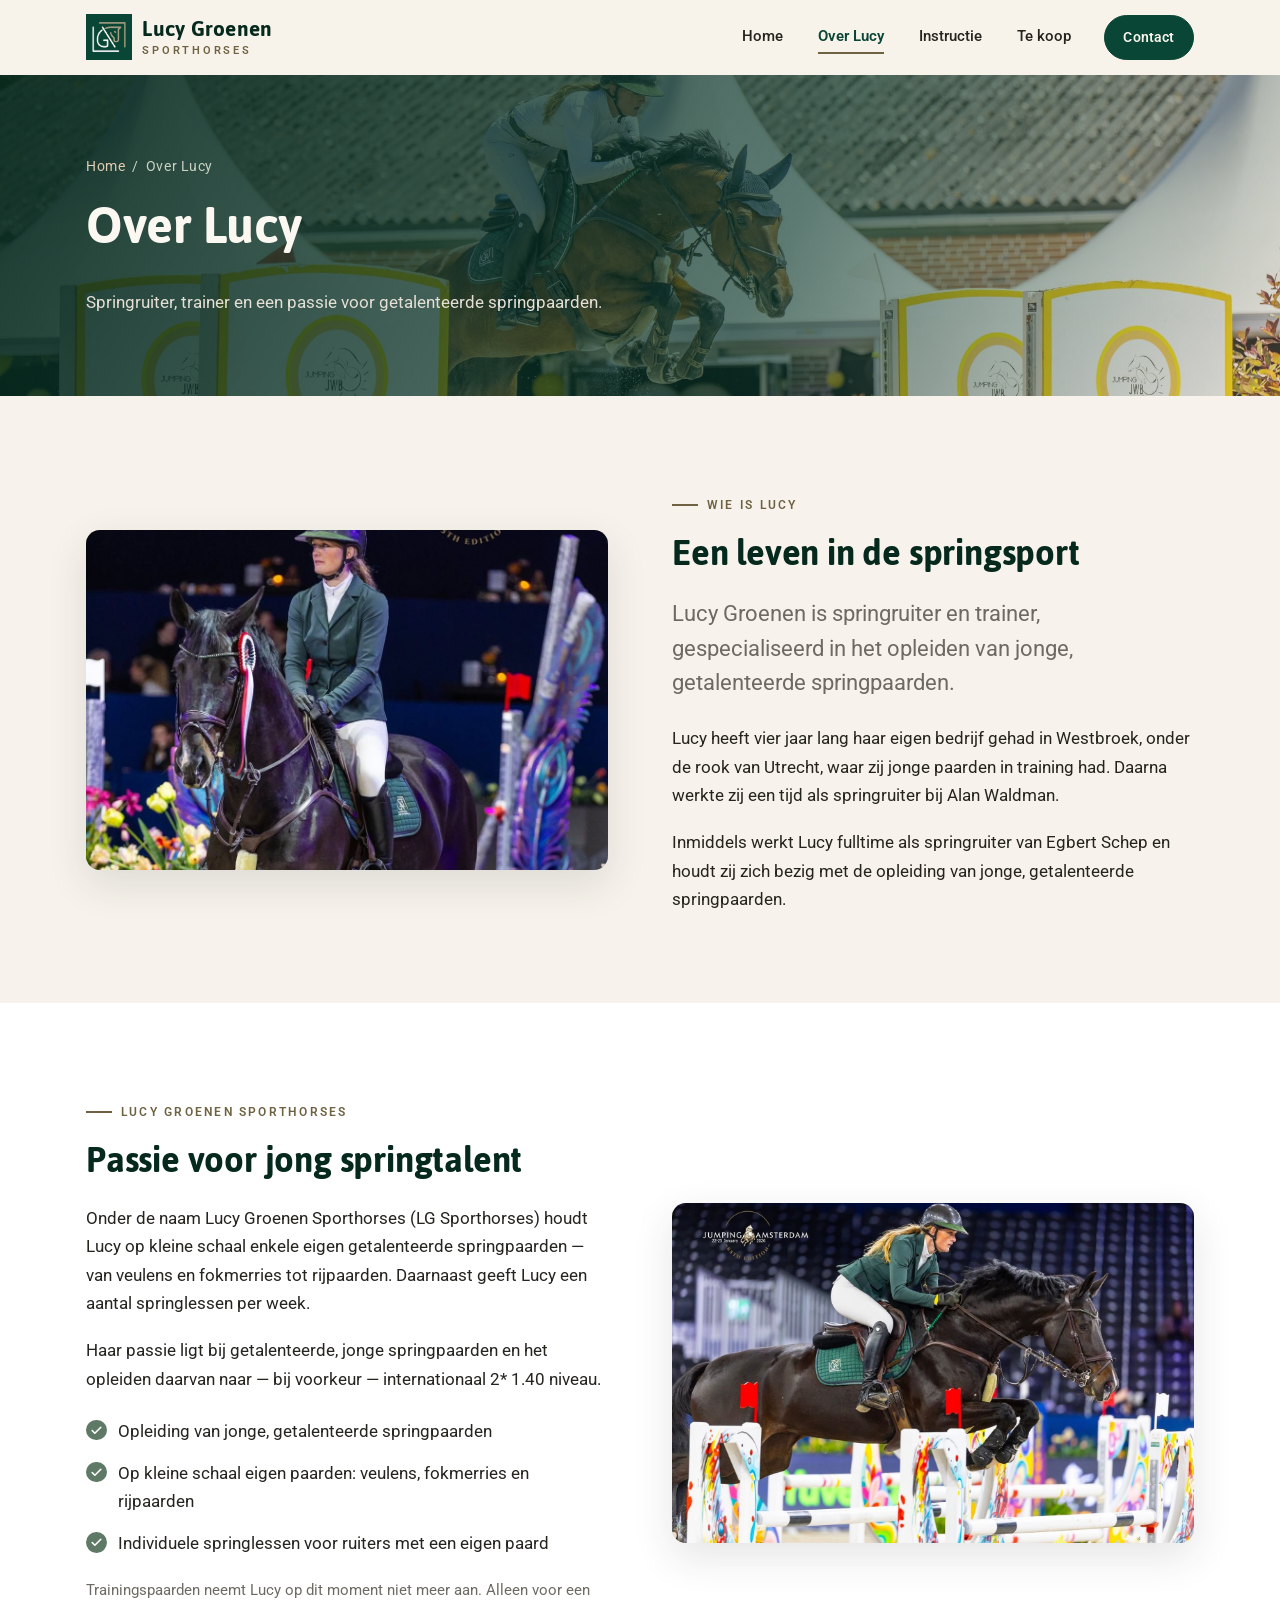
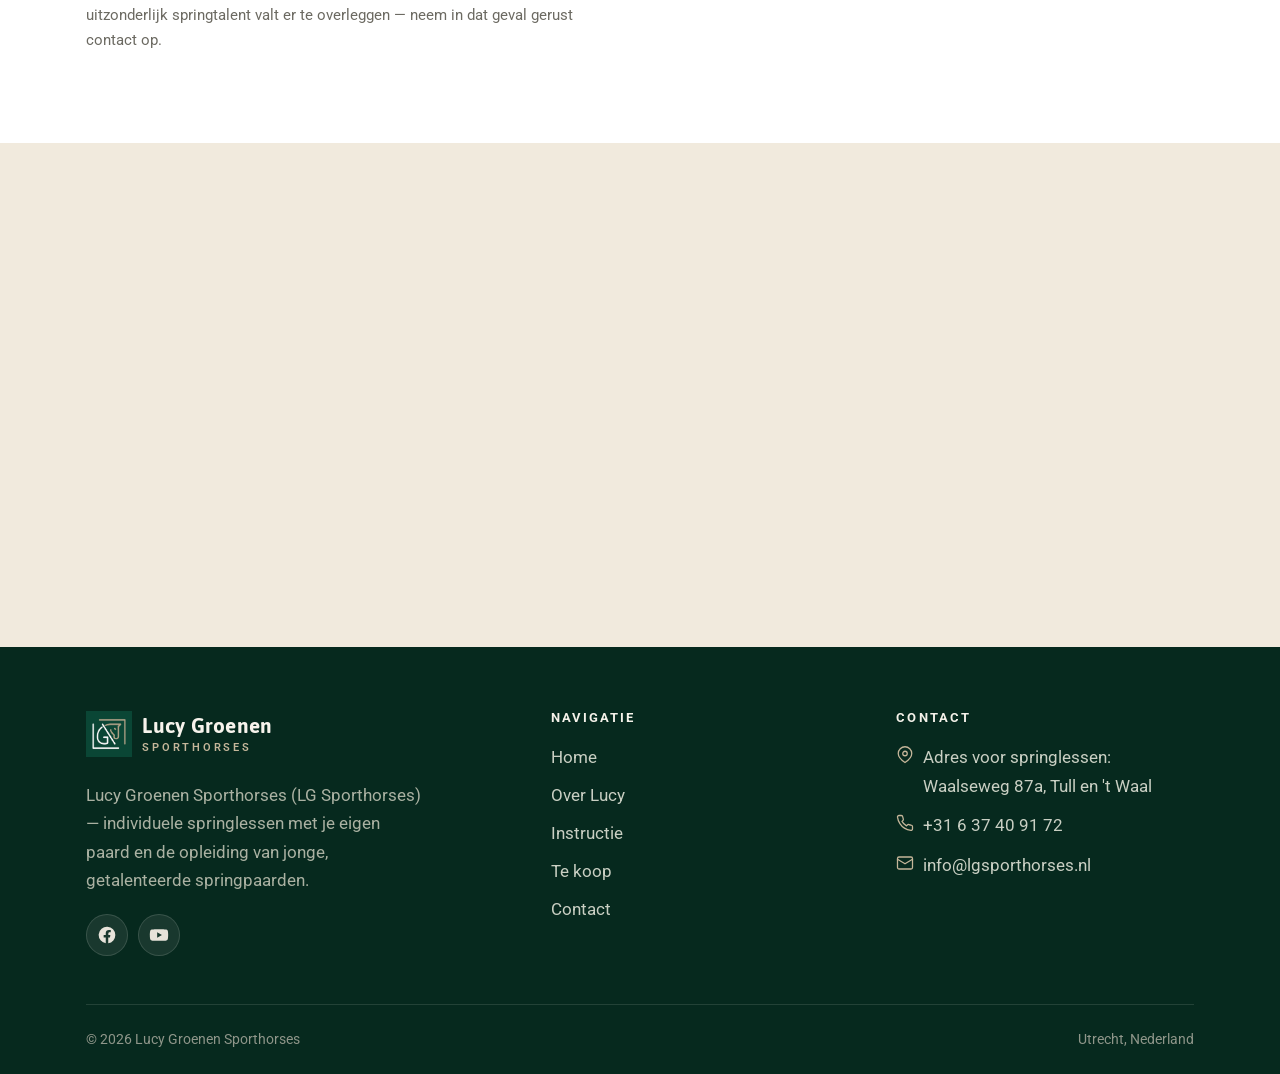
<file: over-lucy.html>
<!DOCTYPE html>
<html lang="nl">
<head>
  <meta charset="UTF-8" />
  <meta name="viewport" content="width=device-width, initial-scale=1.0" />
  <title>Over Lucy — Springruiter &amp; trainer | LG Sporthorses</title>
  <meta name="description" content="Maak kennis met Lucy Groenen: passie voor talentvolle springpaarden tot op internationaal 2* 1.40 niveau." />
  <meta name="theme-color" content="#0A4635" />
  <link rel="icon" type="image/png" sizes="64x64" href="images/favicon-64.png" />
  <link rel="icon" type="image/png" sizes="512x512" href="images/icon-512.png" />
  <link rel="apple-touch-icon" href="images/apple-touch-icon.png" />
  <script>document.documentElement.classList.add("js");</script>
  <link rel="preconnect" href="https://fonts.googleapis.com" />
  <link rel="preconnect" href="https://fonts.gstatic.com" crossorigin />
  <link href="https://fonts.googleapis.com/css2?family=Jaldi:wght@400;700&family=Roboto:wght@300;400;500;700;900&display=swap" rel="stylesheet" />
  <link rel="stylesheet" href="css/style.css" />
</head>
<body data-page="over-lucy">
  <a class="skip-link" href="#main">Direct naar de inhoud</a>

  <!-- ===== Header ===== -->
  <header class="site-header">
    <div class="container">
      <nav class="nav" aria-label="Hoofdnavigatie">
        <a class="brand" href="index.html" aria-label="Lucy Groenen Sporthorses — home">
          <span class="brand__mark"><img src="images/logo-mark.png" alt="" width="46" height="46" /></span>
          <span class="brand__text">
            <span class="brand__name">Lucy Groenen</span>
            <span class="brand__tag">Sporthorses</span>
          </span>
        </a>
        <button class="nav-toggle" aria-expanded="false" aria-controls="primary-nav" aria-label="Menu openen/sluiten">
          <span></span><span></span><span></span>
        </button>
        <ul class="nav-links" id="primary-nav">
          <li><a href="index.html">Home</a></li>
          <li><a href="over-lucy.html" aria-current="page">Over Lucy</a></li>
          <li><a href="instructie.html">Instructie</a></li>
          <li><a href="te-koop.html">Te koop</a></li>
          <li class="nav-cta"><a class="btn" href="contact.html">Contact</a></li>
        </ul>
      </nav>
    </div>
  </header>

  <main id="main">
    <!-- ===== Page hero ===== -->
    <section class="page-hero">
      <div class="page-hero__bg" aria-hidden="true"></div>
      <div class="container">
        <nav class="breadcrumb" aria-label="Kruimelpad">
          <a href="index.html">Home</a> &nbsp;/&nbsp; Over Lucy
        </nav>
        <h1>Over Lucy</h1>
        <p>Springruiter, trainer en een passie voor getalenteerde springpaarden.</p>
      </div>
    </section>

    <!-- ===== Bio ===== -->
    <section class="section section--cream">
      <div class="container">
        <div class="split">
          <div class="split__media reveal">
            <img src="images/lucy-portret.jpg" alt="Lucy Groenen te paard met rozet" loading="lazy" style="object-position: center 20%;" />
          </div>
          <div class="reveal">
            <span class="eyebrow">Wie is Lucy</span>
            <h2>Een leven in de springsport</h2>
            <p class="lead">
              Lucy Groenen is springruiter en trainer, gespecialiseerd in het
              opleiden van jonge, getalenteerde springpaarden.
            </p>
            <p>
              Lucy heeft vier jaar lang haar eigen bedrijf gehad in Westbroek,
              onder de rook van Utrecht, waar zij jonge paarden in training had.
              Daarna werkte zij een tijd als springruiter bij Alan Waldman.
            </p>
            <p>
              Inmiddels werkt Lucy fulltime als springruiter van Egbert Schep en
              houdt zij zich bezig met de opleiding van jonge, getalenteerde
              springpaarden.
            </p>
          </div>
        </div>
      </div>
    </section>

    <!-- ===== Nu / LG Sporthorses ===== -->
    <section class="section section--paper">
      <div class="container">
        <div class="split split--reverse">
          <div class="split__media reveal">
            <img src="images/lucy-sprong.jpg" alt="Lucy Groenen in de sprong" loading="lazy" />
          </div>
          <div class="reveal">
            <span class="eyebrow">Lucy Groenen Sporthorses</span>
            <h2>Passie voor jong springtalent</h2>
            <p>
              Onder de naam Lucy Groenen Sporthorses (LG Sporthorses) houdt Lucy
              op kleine schaal enkele eigen getalenteerde springpaarden — van
              veulens en fokmerries tot rijpaarden. Daarnaast geeft Lucy een
              aantal springlessen per week.
            </p>
            <p>
              Haar passie ligt bij getalenteerde, jonge springpaarden en het
              opleiden daarvan naar — bij voorkeur — internationaal 2* 1.40 niveau.
            </p>
            <ul class="ticklist">
              <li>Opleiding van jonge, getalenteerde springpaarden</li>
              <li>Op kleine schaal eigen paarden: veulens, fokmerries en rijpaarden</li>
              <li>Individuele springlessen voor ruiters met een eigen paard</li>
            </ul>
            <p style="margin-top:1.25rem;color:var(--muted);font-size:0.95rem;">
              Trainingspaarden neemt Lucy op dit moment niet meer aan. Alleen voor
              een uitzonderlijk springtalent valt er te overleggen — neem in dat
              geval gerust contact op.
            </p>
          </div>
        </div>
      </div>
    </section>

    <!-- ===== CTA ===== -->
    <section class="section section--sand">
      <div class="container">
        <div class="cta-band reveal">
          <h2>Springlessen volgen bij Lucy?</h2>
          <p>Individuele springlessen met je eigen paard, op elk niveau. Bekijk de mogelijkheden of neem direct contact op.</p>
          <div class="btn-row" style="justify-content:center;">
            <a class="btn btn--light" href="instructie.html">Bekijk de springlessen</a>
            <a class="btn btn--on-dark btn--ghost" href="contact.html">Neem contact op</a>
          </div>
        </div>
      </div>
    </section>
  </main>

  <!-- ===== Footer ===== -->
  <footer class="site-footer">
    <div class="container">
      <div class="footer-grid">
        <div class="footer-about">
          <span class="brand">
            <span class="brand__mark"><img src="images/logo-mark.png" alt="" width="46" height="46" /></span>
            <span class="brand__text">
              <span class="brand__name">Lucy Groenen</span>
              <span class="brand__tag">Sporthorses</span>
            </span>
          </span>
          <p>
            Lucy Groenen Sporthorses (LG Sporthorses) — individuele springlessen
            met je eigen paard en de opleiding van jonge, getalenteerde
            springpaarden.
          </p>
          <div class="socials">
            <a href="https://www.facebook.com/lucy.groenen" target="_blank" rel="noopener" aria-label="Facebook">
              <svg viewBox="0 0 24 24" fill="currentColor"><path d="M22 12a10 10 0 1 0-11.5 9.9v-7H8v-2.9h2.5V9.8c0-2.5 1.5-3.9 3.8-3.9 1.1 0 2.2.2 2.2.2v2.5h-1.300000000000001c-1.2 0-1.6.8-1.6 1.6v1.9H16l-.4 2.9h-2.1v7A10 10 0 0 0 22 12z"/></svg>
            </a>
            <a href="https://www.youtube.com/channel/UCxO1YDBC5WBD7Ddj9EsSTlw" target="_blank" rel="noopener" aria-label="YouTube">
              <svg viewBox="0 0 24 24" fill="currentColor"><path d="M23 12s0-3.2-.4-4.7a2.5 2.5 0 0 0-1.8-1.8C19.3 5 12 5 12 5s-7.3 0-8.8.5A2.5 2.5 0 0 0 1.4 7.3C1 8.8 1 12 1 12s0 3.2.4 4.7a2.5 2.5 0 0 0 1.8 1.8C4.7 19 12 19 12 19s7.3 0 8.8-.5a2.5 2.5 0 0 0 1.8-1.8C23 15.2 23 12 23 12zM9.8 15.3V8.7l5.7 3.3-5.7 3.3z"/></svg>
            </a>
          </div>
        </div>

        <div>
          <h4>Navigatie</h4>
          <ul class="footer-list">
            <li><a href="index.html">Home</a></li>
            <li><a href="over-lucy.html">Over Lucy</a></li>
            <li><a href="instructie.html">Instructie</a></li>
            <li><a href="te-koop.html">Te koop</a></li>
            <li><a href="contact.html">Contact</a></li>
          </ul>
        </div>

        <div>
          <h4>Contact</h4>
          <div class="footer-contact">
            <a href="https://maps.google.com/?q=Waalseweg+87a,+Tull+en+'t+Waal" target="_blank" rel="noopener">
              <svg viewBox="0 0 24 24" fill="none" stroke="currentColor" stroke-width="1.7" stroke-linecap="round" stroke-linejoin="round"><path d="M21 10c0 6-9 12-9 12s-9-6-9-12a9 9 0 0 1 18 0z"/><circle cx="12" cy="10" r="3"/></svg>
              <span>Adres voor springlessen: Waalseweg 87a, Tull en 't Waal</span>
            </a>
            <a href="tel:+31637409172">
              <svg viewBox="0 0 24 24" fill="none" stroke="currentColor" stroke-width="1.7" stroke-linecap="round" stroke-linejoin="round"><path d="M22 16.9v3a2 2 0 0 1-2.2 2 19.8 19.8 0 0 1-8.6-3.1 19.5 19.5 0 0 1-6-6A19.8 19.8 0 0 1 2 4.2 2 2 0 0 1 4 2h3a2 2 0 0 1 2 1.7c.1 1 .4 1.9.7 2.8a2 2 0 0 1-.5 2.1L8 9.8a16 16 0 0 0 6 6l1.2-1.2a2 2 0 0 1 2.1-.5c.9.3 1.8.6 2.8.7a2 2 0 0 1 1.9 2.1z"/></svg>
              <span>+31 6 37 40 91 72</span>
            </a>
            <a href="mailto:info@lgsporthorses.nl">
              <svg viewBox="0 0 24 24" fill="none" stroke="currentColor" stroke-width="1.7" stroke-linecap="round" stroke-linejoin="round"><rect x="2" y="4" width="20" height="16" rx="2"/><path d="m22 7-10 6L2 7"/></svg>
              <span>info@lgsporthorses.nl</span>
            </a>
          </div>
        </div>
      </div>

      <div class="footer-bottom">
        <span>&copy; <span id="year">2026</span> Lucy Groenen Sporthorses</span>
        <span>Utrecht, Nederland</span>
      </div>
    </div>
  </footer>

  <script src="js/main.js"></script>
  <!-- Cloudflare Web Analytics -->
  <script defer src="https://static.cloudflareinsights.com/beacon.min.js" data-cf-beacon='{"token": "3d1fcbd9781a4af0aa8eb099ffec4ae8"}'></script>
  <!-- End Cloudflare Web Analytics -->
</body>
</html>
</file>
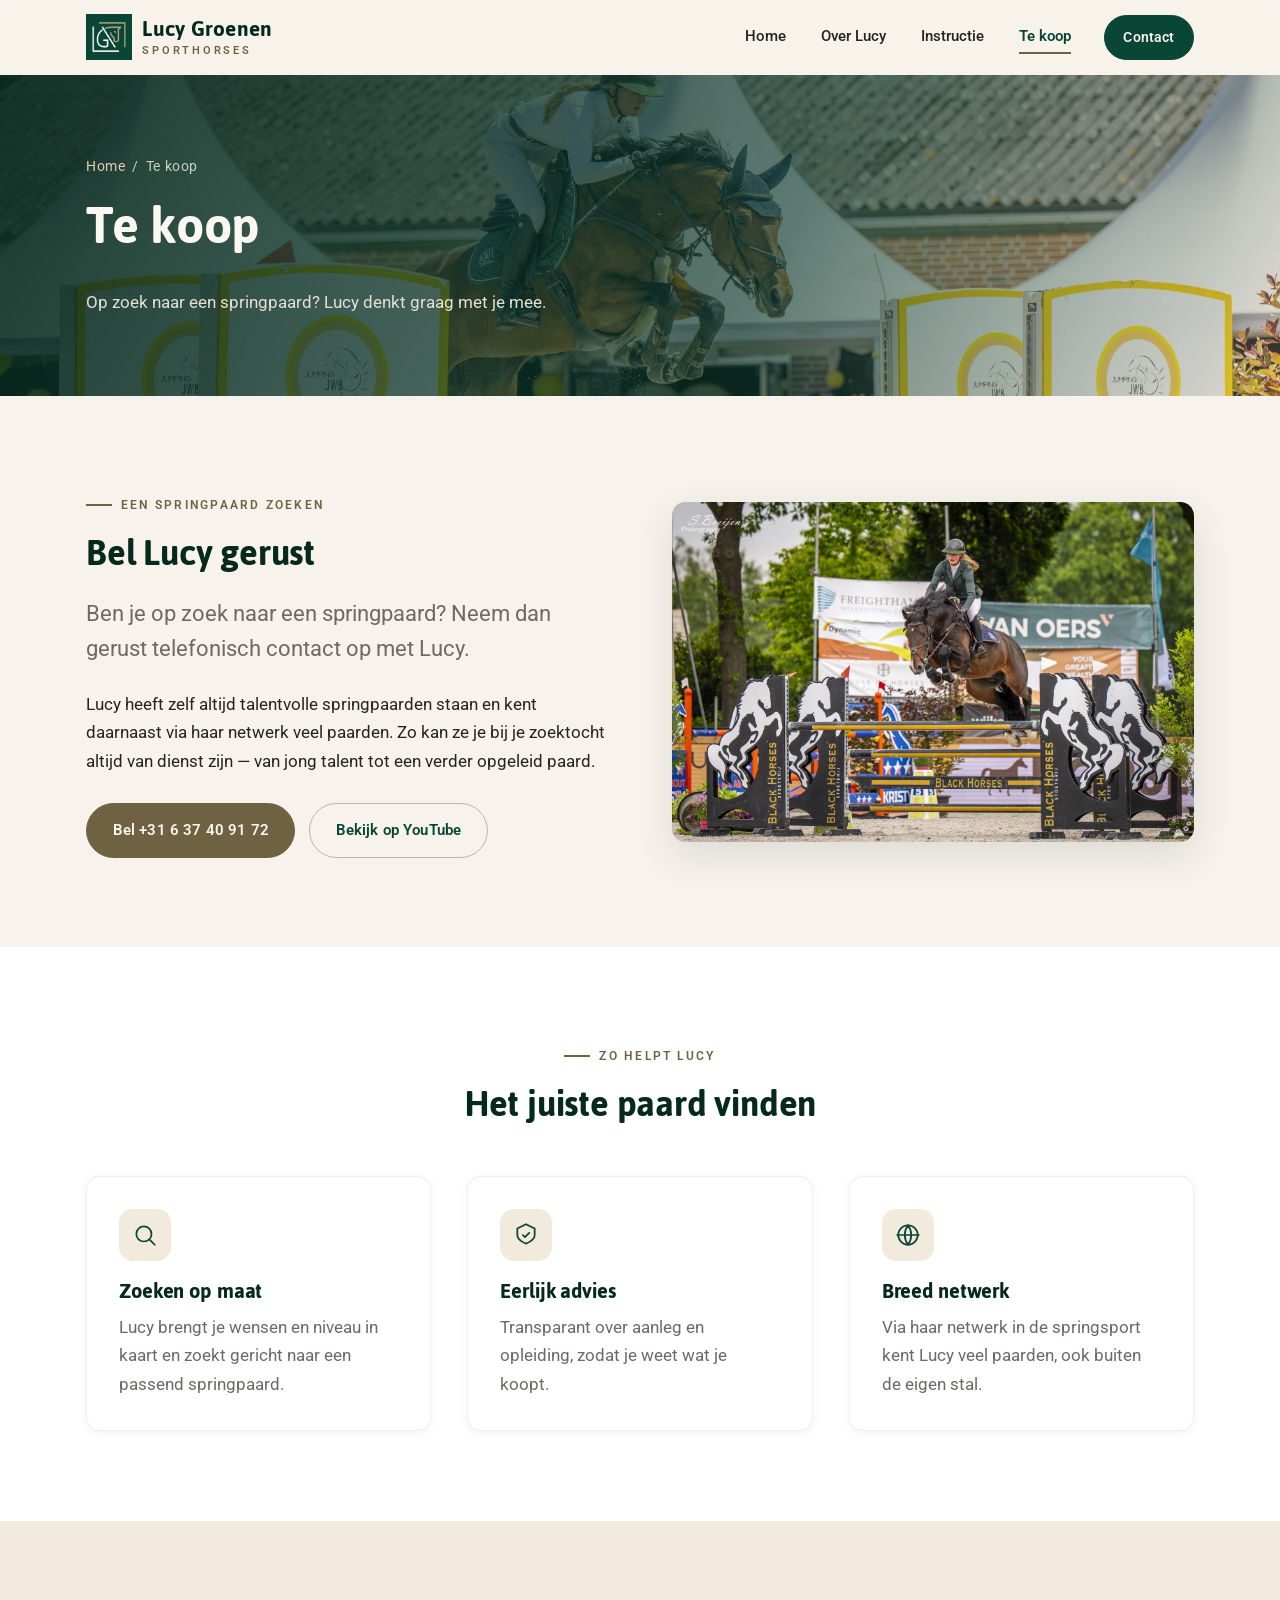
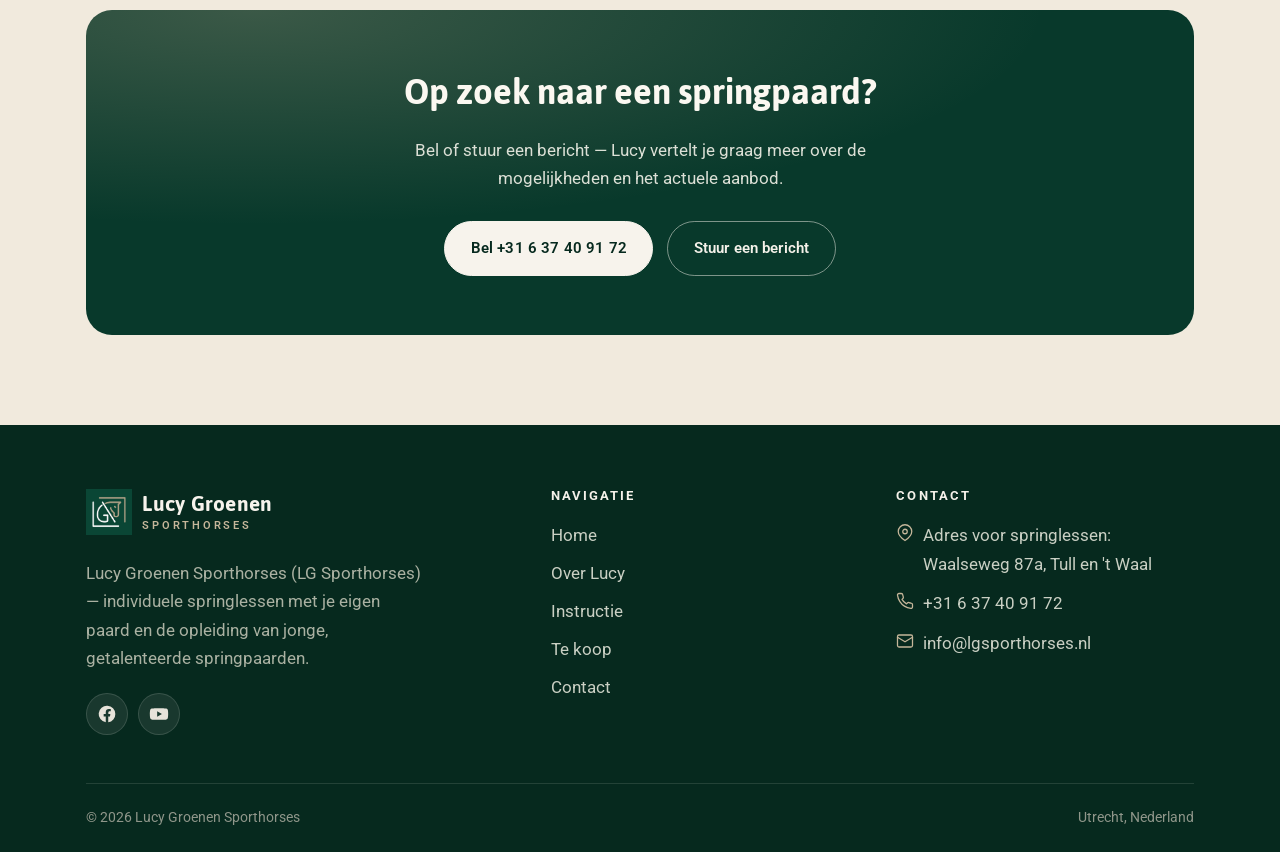
<file: te-koop.html>
<!DOCTYPE html>
<html lang="nl">
<head>
  <meta charset="UTF-8" />
  <meta name="viewport" content="width=device-width, initial-scale=1.0" />
  <title>Te koop — Springpaarden | Lucy Groenen Sporthorses</title>
  <meta name="description" content="Op zoek naar een springpaard? Lucy Groenen heeft altijd talentvolle paarden staan en kent via haar netwerk veel paarden. Bel gerust, ze denkt graag met je mee." />
  <meta name="theme-color" content="#0A4635" />
  <link rel="icon" type="image/png" sizes="64x64" href="images/favicon-64.png" />
  <link rel="icon" type="image/png" sizes="512x512" href="images/icon-512.png" />
  <link rel="apple-touch-icon" href="images/apple-touch-icon.png" />
  <script>document.documentElement.classList.add("js");</script>
  <link rel="preconnect" href="https://fonts.googleapis.com" />
  <link rel="preconnect" href="https://fonts.gstatic.com" crossorigin />
  <link href="https://fonts.googleapis.com/css2?family=Jaldi:wght@400;700&family=Roboto:wght@300;400;500;700;900&display=swap" rel="stylesheet" />
  <link rel="stylesheet" href="css/style.css" />
</head>
<body data-page="te-koop">
  <a class="skip-link" href="#main">Direct naar de inhoud</a>

  <!-- ===== Header ===== -->
  <header class="site-header">
    <div class="container">
      <nav class="nav" aria-label="Hoofdnavigatie">
        <a class="brand" href="index.html" aria-label="Lucy Groenen Sporthorses — home">
          <span class="brand__mark"><img src="images/logo-mark.png" alt="" width="46" height="46" /></span>
          <span class="brand__text">
            <span class="brand__name">Lucy Groenen</span>
            <span class="brand__tag">Sporthorses</span>
          </span>
        </a>
        <button class="nav-toggle" aria-expanded="false" aria-controls="primary-nav" aria-label="Menu openen/sluiten">
          <span></span><span></span><span></span>
        </button>
        <ul class="nav-links" id="primary-nav">
          <li><a href="index.html">Home</a></li>
          <li><a href="over-lucy.html">Over Lucy</a></li>
          <li><a href="instructie.html">Instructie</a></li>
          <li><a href="te-koop.html" aria-current="page">Te koop</a></li>
          <li class="nav-cta"><a class="btn" href="contact.html">Contact</a></li>
        </ul>
      </nav>
    </div>
  </header>

  <main id="main">
    <!-- ===== Page hero ===== -->
    <section class="page-hero">
      <div class="page-hero__bg" aria-hidden="true"></div>
      <div class="container">
        <nav class="breadcrumb" aria-label="Kruimelpad">
          <a href="index.html">Home</a> &nbsp;/&nbsp; Te koop
        </nav>
        <h1>Te koop</h1>
        <p>Op zoek naar een springpaard? Lucy denkt graag met je mee.</p>
      </div>
    </section>

    <!-- ===== Intro ===== -->
    <section class="section section--cream">
      <div class="container">
        <div class="split">
          <div class="reveal">
            <span class="eyebrow">Een springpaard zoeken</span>
            <h2>Bel Lucy gerust</h2>
            <p class="lead">
              Ben je op zoek naar een springpaard? Neem dan gerust telefonisch
              contact op met Lucy.
            </p>
            <p>
              Lucy heeft zelf altijd talentvolle springpaarden staan en
              kent daarnaast via haar netwerk veel paarden. Zo kan ze je bij je
              zoektocht altijd van dienst zijn — van jong talent tot een verder
              opgeleid paard.
            </p>
            <div class="btn-row">
              <a class="btn btn--leather" href="tel:+31637409172">Bel +31 6 37 40 91 72</a>
              <a class="btn btn--ghost" href="https://www.youtube.com/channel/UCxO1YDBC5WBD7Ddj9EsSTlw" target="_blank" rel="noopener">Bekijk op YouTube</a>
            </div>
          </div>
          <div class="split__media reveal">
            <img src="images/te-koop.jpg" alt="Springpaard van Lucy Groenen Sporthorses" loading="lazy" />
          </div>
        </div>
      </div>
    </section>

    <!-- ===== Wat te verwachten ===== -->
    <section class="section section--paper">
      <div class="container">
        <div class="section-head section-head--center">
          <span class="eyebrow">Zo helpt Lucy</span>
          <h2>Het juiste paard vinden</h2>
        </div>
        <div class="grid grid--3">
          <div class="card reveal">
            <div class="card__icon" aria-hidden="true">
              <svg viewBox="0 0 24 24" fill="none" stroke="currentColor" stroke-width="1.6" stroke-linecap="round" stroke-linejoin="round"><circle cx="11" cy="11" r="7"/><path d="m21 21-4.3-4.3"/></svg>
            </div>
            <h3>Zoeken op maat</h3>
            <p>Lucy brengt je wensen en niveau in kaart en zoekt gericht naar een passend springpaard.</p>
          </div>
          <div class="card reveal">
            <div class="card__icon" aria-hidden="true">
              <svg viewBox="0 0 24 24" fill="none" stroke="currentColor" stroke-width="1.6" stroke-linecap="round" stroke-linejoin="round"><path d="M12 2 4 6v6c0 5 8 8 8 8s8-3 8-8V6z"/><path d="m9 12 2 2 4-4"/></svg>
            </div>
            <h3>Eerlijk advies</h3>
            <p>Transparant over aanleg en opleiding, zodat je weet wat je koopt.</p>
          </div>
          <div class="card reveal">
            <div class="card__icon" aria-hidden="true">
              <svg viewBox="0 0 24 24" fill="none" stroke="currentColor" stroke-width="1.6" stroke-linecap="round" stroke-linejoin="round"><circle cx="12" cy="12" r="9"/><path d="M2 12h20M12 3a15 15 0 0 1 0 18M12 3a15 15 0 0 0 0 18"/></svg>
            </div>
            <h3>Breed netwerk</h3>
            <p>Via haar netwerk in de springsport kent Lucy veel paarden, ook buiten de eigen stal.</p>
          </div>
        </div>
      </div>
    </section>

    <!-- ===== CTA ===== -->
    <section class="section section--sand">
      <div class="container">
        <div class="cta-band reveal">
          <h2>Op zoek naar een springpaard?</h2>
          <p>Bel of stuur een bericht — Lucy vertelt je graag meer over de mogelijkheden en het actuele aanbod.</p>
          <div class="btn-row" style="justify-content:center;">
            <a class="btn btn--light" href="tel:+31637409172">Bel +31 6 37 40 91 72</a>
            <a class="btn btn--on-dark btn--ghost" href="contact.html">Stuur een bericht</a>
          </div>
        </div>
      </div>
    </section>
  </main>

  <!-- ===== Footer ===== -->
  <footer class="site-footer">
    <div class="container">
      <div class="footer-grid">
        <div class="footer-about">
          <span class="brand">
            <span class="brand__mark"><img src="images/logo-mark.png" alt="" width="46" height="46" /></span>
            <span class="brand__text">
              <span class="brand__name">Lucy Groenen</span>
              <span class="brand__tag">Sporthorses</span>
            </span>
          </span>
          <p>
            Lucy Groenen Sporthorses (LG Sporthorses) — individuele springlessen
            met je eigen paard en de opleiding van jonge, getalenteerde
            springpaarden.
          </p>
          <div class="socials">
            <a href="https://www.facebook.com/lucy.groenen" target="_blank" rel="noopener" aria-label="Facebook">
              <svg viewBox="0 0 24 24" fill="currentColor"><path d="M22 12a10 10 0 1 0-11.5 9.9v-7H8v-2.9h2.5V9.8c0-2.5 1.5-3.9 3.8-3.9 1.1 0 2.2.2 2.2.2v2.5h-1.300000000000001c-1.2 0-1.6.8-1.6 1.6v1.9H16l-.4 2.9h-2.1v7A10 10 0 0 0 22 12z"/></svg>
            </a>
            <a href="https://www.youtube.com/channel/UCxO1YDBC5WBD7Ddj9EsSTlw" target="_blank" rel="noopener" aria-label="YouTube">
              <svg viewBox="0 0 24 24" fill="currentColor"><path d="M23 12s0-3.2-.4-4.7a2.5 2.5 0 0 0-1.8-1.8C19.3 5 12 5 12 5s-7.3 0-8.8.5A2.5 2.5 0 0 0 1.4 7.3C1 8.8 1 12 1 12s0 3.2.4 4.7a2.5 2.5 0 0 0 1.8 1.8C4.7 19 12 19 12 19s7.3 0 8.8-.5a2.5 2.5 0 0 0 1.8-1.8C23 15.2 23 12 23 12zM9.8 15.3V8.7l5.7 3.3-5.7 3.3z"/></svg>
            </a>
          </div>
        </div>

        <div>
          <h4>Navigatie</h4>
          <ul class="footer-list">
            <li><a href="index.html">Home</a></li>
            <li><a href="over-lucy.html">Over Lucy</a></li>
            <li><a href="instructie.html">Instructie</a></li>
            <li><a href="te-koop.html">Te koop</a></li>
            <li><a href="contact.html">Contact</a></li>
          </ul>
        </div>

        <div>
          <h4>Contact</h4>
          <div class="footer-contact">
            <a href="https://maps.google.com/?q=Waalseweg+87a,+Tull+en+'t+Waal" target="_blank" rel="noopener">
              <svg viewBox="0 0 24 24" fill="none" stroke="currentColor" stroke-width="1.7" stroke-linecap="round" stroke-linejoin="round"><path d="M21 10c0 6-9 12-9 12s-9-6-9-12a9 9 0 0 1 18 0z"/><circle cx="12" cy="10" r="3"/></svg>
              <span>Adres voor springlessen: Waalseweg 87a, Tull en 't Waal</span>
            </a>
            <a href="tel:+31637409172">
              <svg viewBox="0 0 24 24" fill="none" stroke="currentColor" stroke-width="1.7" stroke-linecap="round" stroke-linejoin="round"><path d="M22 16.9v3a2 2 0 0 1-2.2 2 19.8 19.8 0 0 1-8.6-3.1 19.5 19.5 0 0 1-6-6A19.8 19.8 0 0 1 2 4.2 2 2 0 0 1 4 2h3a2 2 0 0 1 2 1.7c.1 1 .4 1.9.7 2.8a2 2 0 0 1-.5 2.1L8 9.8a16 16 0 0 0 6 6l1.2-1.2a2 2 0 0 1 2.1-.5c.9.3 1.8.6 2.8.7a2 2 0 0 1 1.9 2.1z"/></svg>
              <span>+31 6 37 40 91 72</span>
            </a>
            <a href="mailto:info@lgsporthorses.nl">
              <svg viewBox="0 0 24 24" fill="none" stroke="currentColor" stroke-width="1.7" stroke-linecap="round" stroke-linejoin="round"><rect x="2" y="4" width="20" height="16" rx="2"/><path d="m22 7-10 6L2 7"/></svg>
              <span>info@lgsporthorses.nl</span>
            </a>
          </div>
        </div>
      </div>

      <div class="footer-bottom">
        <span>&copy; <span id="year">2026</span> Lucy Groenen Sporthorses</span>
        <span>Utrecht, Nederland</span>
      </div>
    </div>
  </footer>

  <script src="js/main.js"></script>
  <!-- Cloudflare Web Analytics -->
  <script defer src="https://static.cloudflareinsights.com/beacon.min.js" data-cf-beacon='{"token": "3d1fcbd9781a4af0aa8eb099ffec4ae8"}'></script>
  <!-- End Cloudflare Web Analytics -->
</body>
</html>
</file>
<file: css/style.css>
/* =================================================================
   Lucy Groenen — Sporthorses
   Fris, modern, rustig palet passend bij de paardensport
   ================================================================= */

/* ---------- Design tokens ---------- */
:root {
  /* Kleuren — rustig, natuurlijk paardensport-palet */
  --cream:       #F7F3EC;
  --cream-2:     #F1EADD;
  --paper:       #FFFFFF;
  --sand:        #E8DDCB;
  --sand-deep:   #D8C7AC;

  /* Merkkleuren — afgeleid uit het LG Sporthorses logo */
  --forest:      #0A4635;   /* merkgroen — PANTONE 3435 C (huisstijlhandboek) */
  --forest-700:  #08392B;
  --forest-900:  #06291E;
  --sage:        #5E7A66;
  --sage-soft:   #AFBCA6;

  --gold:        #B1A283;   /* merkgoud / zand — PANTONE 2324 C (huisstijlhandboek) */
  --gold-ink:    #6F6242;   /* donkerder goud — leesbaar voor tekst/links */
  --gold-btn:    #7C6E4D;   /* accentknop met witte tekst */
  --navy:        #002454;   /* PANTONE 655 C — derde merkkleur */
  /* aliassen zodat bestaande regels het merkgoud gebruiken */
  --leather:     #6F6242;
  --leather-600: #5C5236;

  --ink:         #25241F;
  --muted:       #6C6A62;
  --line:        rgba(37, 36, 31, 0.12);
  --line-soft:   rgba(37, 36, 31, 0.07);

  /* Typografie — huisstijl: Jaldi (koppen) + Roboto (tekst) */
  --font-head: "Jaldi", "Segoe UI", Tahoma, sans-serif;
  --font-body: "Roboto", -apple-system, BlinkMacSystemFont, "Segoe UI", Helvetica, Arial, sans-serif;

  /* Maatvoering */
  --maxw: 1180px;
  --gap: clamp(1.25rem, 3vw, 2.25rem);
  --radius: 14px;
  --radius-sm: 10px;
  --shadow-sm: 0 2px 10px rgba(34, 43, 36, 0.06);
  --shadow-md: 0 14px 40px rgba(34, 43, 36, 0.12);
  --shadow-lg: 0 26px 60px rgba(34, 43, 36, 0.18);

  --ease: cubic-bezier(0.22, 0.61, 0.36, 1);
}

/* ---------- Reset / base ---------- */
*,
*::before,
*::after { box-sizing: border-box; }

html {
  scroll-behavior: smooth;
  -webkit-text-size-adjust: 100%;
}

body {
  margin: 0;
  font-family: var(--font-body);
  color: var(--ink);
  background: var(--cream);
  line-height: 1.65;
  font-size: clamp(1rem, 0.96rem + 0.2vw, 1.075rem);
  -webkit-font-smoothing: antialiased;
  text-rendering: optimizeLegibility;
}

img { max-width: 100%; display: block; height: auto; }

a { color: var(--leather-600); text-decoration: none; transition: color 0.2s var(--ease); }
a:hover { color: var(--forest); }

h1, h2, h3, h4 {
  font-family: var(--font-head);
  font-weight: 700;
  line-height: 1.14;
  letter-spacing: -0.005em;
  color: var(--forest-900);
  margin: 0 0 0.5em;
}

h1 { font-size: clamp(2.1rem, 1.5rem + 3vw, 3.6rem); }
h2 { font-size: clamp(1.7rem, 1.2rem + 1.8vw, 2.5rem); }
h3 { font-size: clamp(1.2rem, 1.05rem + 0.6vw, 1.45rem); }

p { margin: 0 0 1.1em; }
p:last-child { margin-bottom: 0; }

:focus-visible {
  outline: 3px solid var(--sage);
  outline-offset: 3px;
  border-radius: 4px;
}

/* ---------- Layout helpers ---------- */
.container {
  width: 100%;
  max-width: var(--maxw);
  margin-inline: auto;
  padding-inline: clamp(1.1rem, 4vw, 2.25rem);
}

.section { padding-block: clamp(3.25rem, 7vw, 6rem); }
.section--tight { padding-block: clamp(2.25rem, 4vw, 3.5rem); }
.section--cream { background: var(--cream); }
.section--paper { background: var(--paper); }
.section--sand  { background: var(--cream-2); }
.section--forest {
  background: var(--forest-700);
  color: #EAE7DE;
}
.section--forest h1,
.section--forest h2,
.section--forest h3 { color: #FBF8F1; }

.eyebrow {
  display: inline-flex;
  align-items: center;
  gap: 0.55rem;
  font-family: var(--font-body);
  font-size: 0.78rem;
  font-weight: 600;
  letter-spacing: 0.18em;
  text-transform: uppercase;
  color: var(--leather);
  margin-bottom: 1rem;
}
.eyebrow::before {
  content: "";
  width: 26px;
  height: 1.5px;
  background: var(--leather);
  display: inline-block;
}
.section--forest .eyebrow { color: var(--sage-soft); }
.section--forest .eyebrow::before { background: var(--sage-soft); }

.lead {
  font-size: clamp(1.1rem, 1rem + 0.55vw, 1.35rem);
  color: var(--muted);
  line-height: 1.6;
  max-width: 60ch;
}
.section--forest .lead { color: #CDD3C7; }

.section-head { max-width: 64ch; margin-bottom: clamp(2rem, 4vw, 3rem); }
.section-head--center { margin-inline: auto; text-align: center; }
.section-head--center .eyebrow { justify-content: center; }

/* ---------- Buttons ---------- */
.btn {
  --btn-bg: var(--forest);
  --btn-fg: #F7F3EC;
  display: inline-flex;
  align-items: center;
  justify-content: center;
  gap: 0.55rem;
  padding: 0.85rem 1.6rem;
  font-family: var(--font-body);
  font-weight: 600;
  font-size: 0.96rem;
  letter-spacing: 0.01em;
  color: var(--btn-fg);
  background: var(--btn-bg);
  border: 1.5px solid var(--btn-bg);
  border-radius: 999px;
  cursor: pointer;
  transition: transform 0.2s var(--ease), box-shadow 0.2s var(--ease),
              background 0.2s var(--ease), color 0.2s var(--ease);
  will-change: transform;
}
.btn:hover {
  transform: translateY(-2px);
  box-shadow: var(--shadow-md);
  color: var(--btn-fg);
}
.btn:active { transform: translateY(0); }

.btn--leather { --btn-bg: var(--leather); --btn-fg: #FBF6EF; }
.btn--leather:hover { background: var(--leather-600); border-color: var(--leather-600); }

.btn--ghost {
  --btn-fg: var(--forest);
  background: transparent;
  border-color: rgba(59, 74, 61, 0.35);
}
.btn--ghost:hover {
  background: var(--forest);
  color: #F7F3EC;
  border-color: var(--forest);
}

.btn--light {
  --btn-bg: #F7F3EC;
  --btn-fg: var(--forest-900);
}
.btn--on-dark.btn--ghost {
  --btn-fg: #F4F1E9;
  border-color: rgba(244, 241, 233, 0.5);
}
.btn--on-dark.btn--ghost:hover {
  background: #F4F1E9;
  color: var(--forest-900);
}

.btn-row {
  display: flex;
  flex-wrap: wrap;
  gap: 0.85rem;
  margin-top: 1.75rem;
}

/* ---------- Header / navigation ---------- */
.site-header {
  position: sticky;
  top: 0;
  z-index: 100;
  background: rgba(247, 243, 236, 0.82);
  backdrop-filter: saturate(160%) blur(12px);
  -webkit-backdrop-filter: saturate(160%) blur(12px);
  border-bottom: 1px solid transparent;
  transition: box-shadow 0.25s var(--ease), border-color 0.25s var(--ease),
              background 0.25s var(--ease);
}
.site-header.is-scrolled {
  box-shadow: 0 6px 24px rgba(34, 43, 36, 0.08);
  border-bottom-color: var(--line-soft);
}

.nav {
  display: flex;
  align-items: center;
  justify-content: space-between;
  gap: 1rem;
  min-height: 74px;
}

.brand {
  display: inline-flex;
  align-items: center;
  gap: 0.65rem;
  line-height: 1;
  color: var(--forest-900);
}
.brand:hover { color: var(--forest-900); }
.brand__mark {
  flex: none;
  width: 46px;
  height: 46px;
  overflow: hidden;
  background: #0A4635;
}
.brand__mark img { width: 100%; height: 100%; object-fit: cover; display: block; }
.brand__text { display: inline-flex; flex-direction: column; }
.brand__name {
  font-family: var(--font-head);
  font-size: 1.5rem;
  font-weight: 700;
  letter-spacing: 0.01em;
}
.brand__tag {
  font-size: 0.66rem;
  font-weight: 600;
  letter-spacing: 0.26em;
  text-transform: uppercase;
  color: var(--leather);
  margin-top: 5px;
}

.nav-links {
  display: flex;
  align-items: center;
  gap: clamp(0.35rem, 1.4vw, 1.1rem);
  list-style: none;
  margin: 0;
  padding: 0;
}
.nav-links a:not(.btn) {
  position: relative;
  display: inline-block;
  padding: 0.5rem 0.55rem;
  color: var(--ink);
  font-weight: 500;
  font-size: 0.95rem;
}
.nav-links a:not(.btn)::after {
  content: "";
  position: absolute;
  left: 0.55rem;
  right: 0.55rem;
  bottom: 0.2rem;
  height: 2px;
  background: var(--gold-ink);
  transform: scaleX(0);
  transform-origin: left;
  transition: transform 0.25s var(--ease);
}
.nav-links a:not(.btn):hover { color: var(--forest); }
.nav-links a:not(.btn):hover::after,
.nav-links a:not(.btn)[aria-current="page"]::after { transform: scaleX(1); }
.nav-links a:not(.btn)[aria-current="page"] { color: var(--forest); font-weight: 600; }

.nav-cta { margin-left: 0.4rem; }
.nav-cta .btn { padding: 0.6rem 1.15rem; font-size: 0.9rem; }

/* Hamburger */
.nav-toggle {
  display: none;
  flex-direction: column;
  justify-content: center;
  gap: 5px;
  width: 46px;
  height: 46px;
  padding: 0;
  background: transparent;
  border: 1px solid var(--line);
  border-radius: 12px;
  cursor: pointer;
}
.nav-toggle span {
  display: block;
  width: 22px;
  height: 2px;
  margin-inline: auto;
  background: var(--forest-900);
  border-radius: 2px;
  transition: transform 0.25s var(--ease), opacity 0.2s var(--ease);
}
.nav-toggle[aria-expanded="true"] span:nth-child(1) { transform: translateY(7px) rotate(45deg); }
.nav-toggle[aria-expanded="true"] span:nth-child(2) { opacity: 0; }
.nav-toggle[aria-expanded="true"] span:nth-child(3) { transform: translateY(-7px) rotate(-45deg); }

/* ---------- Hero ---------- */
.hero {
  position: relative;
  isolation: isolate;
  display: flex;
  align-items: center;
  min-height: min(86vh, 760px);
  padding-block: clamp(3rem, 8vw, 6rem);
  color: #F6F2EA;
  overflow: hidden;
  background: var(--forest-700);
}
.hero__bg {
  position: absolute;
  inset: 0;
  z-index: -2;
  background-color: var(--forest-700);
  /* Achtergrondfoto: plaats een eigen foto op images/hero.jpg.
     Zonder foto blijft de rustige verloop-achtergrond zichtbaar. */
  background-image:
    linear-gradient(115deg, rgba(6, 41, 30, 0.88) 0%, rgba(10, 55, 42, 0.50) 48%, rgba(176, 162, 135, 0.22) 100%),
    radial-gradient(120% 120% at 80% 10%, rgba(176, 162, 135, 0.28), transparent 55%),
    url("../images/hero.jpg");
  background-size: cover;
  background-position: center 35%;
}
.hero__bg::after {
  /* extra leesbaarheid onderaan */
  content: "";
  position: absolute;
  inset: 0;
  background: linear-gradient(180deg, transparent 40%, rgba(6, 41, 30, 0.60) 100%);
}
.hero__inner { max-width: 42rem; position: relative; z-index: 1; }
.hero h1 { color: #FBF8F1; margin-bottom: 0.5em; }
.hero .eyebrow { color: #E3CDB4; }
.hero .eyebrow::before { background: #E3CDB4; }
.hero__sub {
  font-size: clamp(1.1rem, 1rem + 0.6vw, 1.4rem);
  color: #E9E5DC;
  max-width: 46ch;
  margin-bottom: 0.5rem;
}

/* Pagina-banner (sub-pagina's) */
.page-hero {
  position: relative;
  isolation: isolate;
  color: #F6F2EA;
  background: var(--forest-700);
  padding-block: clamp(3rem, 7vw, 5rem);
  overflow: hidden;
}
.page-hero__bg {
  position: absolute;
  inset: 0;
  z-index: -1;
  background-color: var(--forest-700);
  background-image:
    linear-gradient(120deg, rgba(6, 41, 30, 0.92) 0%, rgba(10, 55, 42, 0.66) 60%, rgba(176, 162, 135, 0.24) 100%),
    url("../images/hero.jpg");
  background-size: cover;
  background-position: center 30%;
}
.page-hero h1 { color: #FBF8F1; }
.page-hero p { color: #E4E0D6; max-width: 56ch; margin: 0; }
.breadcrumb {
  font-size: 0.85rem;
  letter-spacing: 0.04em;
  color: #CBD2C3;
  margin-bottom: 1rem;
}
.breadcrumb a { color: #E3CDB4; }
.breadcrumb a:hover { color: #fff; }

/* ---------- Cards / grids ---------- */
.grid { display: grid; gap: var(--gap); }
.grid--3 { grid-template-columns: repeat(3, 1fr); }
.grid--2 { grid-template-columns: repeat(2, 1fr); }
.grid--4 { grid-template-columns: repeat(4, 1fr); }

.card {
  background: var(--paper);
  border: 1px solid var(--line-soft);
  border-radius: var(--radius);
  padding: clamp(1.5rem, 3vw, 2rem);
  box-shadow: var(--shadow-sm);
  transition: transform 0.25s var(--ease), box-shadow 0.25s var(--ease);
  height: 100%;
}
.card:hover { transform: translateY(-4px); box-shadow: var(--shadow-md); }
.card__icon {
  width: 52px;
  height: 52px;
  display: grid;
  place-items: center;
  border-radius: 14px;
  background: var(--cream-2);
  color: var(--forest);
  margin-bottom: 1.1rem;
}
.card__icon svg { width: 26px; height: 26px; }
.card h3 { margin-bottom: 0.35em; }
.card p { color: var(--muted); }
.card__link {
  display: inline-flex;
  align-items: center;
  gap: 0.4rem;
  margin-top: 1rem;
  font-weight: 600;
  font-size: 0.92rem;
}
.card__link svg { width: 16px; height: 16px; transition: transform 0.2s var(--ease); }
.card__link:hover svg { transform: translateX(3px); }

a.card { color: inherit; }
a.card:hover { color: inherit; }

/* ---------- Split (foto + tekst) ---------- */
.split {
  display: grid;
  grid-template-columns: 1fr 1fr;
  gap: clamp(1.75rem, 5vw, 4rem);
  align-items: center;
}
.split--reverse .split__media { order: 2; }
.split__media {
  position: relative;
  border-radius: var(--radius);
  overflow: hidden;
  box-shadow: var(--shadow-md);
  min-height: 340px;
  background:
    linear-gradient(140deg, rgba(10, 70, 53, 0.16), rgba(176, 162, 135, 0.20)),
    var(--sand);
}
.split__media img { width: 100%; height: 100%; object-fit: cover; position: absolute; inset: 0; }
.split__media .ph-label {
  position: absolute;
  inset: 0;
  display: grid;
  place-content: center;
  text-align: center;
  gap: 0.5rem;
  color: var(--forest);
  opacity: 0.62;
  font-size: 0.85rem;
  letter-spacing: 0.04em;
  padding: 1rem;
}
.split__media .ph-label svg { width: 46px; height: 46px; margin-inline: auto; }

/* Algemene fotoplaceholder */
.media {
  position: relative;
  border-radius: var(--radius);
  overflow: hidden;
  background:
    linear-gradient(140deg, rgba(10, 70, 53, 0.15), rgba(176, 162, 135, 0.16)),
    var(--sand);
  box-shadow: var(--shadow-sm);
  aspect-ratio: 4 / 3;
}
.media img { position: absolute; inset: 0; width: 100%; height: 100%; object-fit: cover; }
.media .ph-label {
  position: absolute; inset: 0;
  display: grid; place-content: center; text-align: center;
  color: var(--forest); opacity: 0.6; gap: 0.4rem;
  font-size: 0.82rem; letter-spacing: 0.04em; padding: 1rem;
}
.media .ph-label svg { width: 40px; height: 40px; margin-inline: auto; }

/* ---------- Feiten / stats ---------- */
.facts {
  display: grid;
  grid-template-columns: repeat(3, 1fr);
  gap: var(--gap);
  text-align: center;
}
.fact__num {
  font-family: var(--font-head);
  font-size: clamp(2.2rem, 1.6rem + 2.4vw, 3.2rem);
  color: var(--leather);
  line-height: 1;
}
.fact__label { color: var(--muted); margin-top: 0.45rem; font-size: 0.95rem; }
.section--forest .fact__num { color: #E3CDB4; }
.section--forest .fact__label { color: #CDD3C7; }

/* ---------- Lijst met vinkjes ---------- */
.ticklist { list-style: none; margin: 1.5rem 0 0; padding: 0; display: grid; gap: 0.85rem; }
.ticklist li { position: relative; padding-left: 2rem; color: var(--ink); }
.ticklist li::before {
  content: "";
  position: absolute;
  left: 0; top: 0.15em;
  width: 1.3rem; height: 1.3rem;
  border-radius: 50%;
  background: var(--sage) url("data:image/svg+xml,%3Csvg xmlns='http://www.w3.org/2000/svg' viewBox='0 0 24 24' fill='none' stroke='%23fff' stroke-width='3' stroke-linecap='round' stroke-linejoin='round'%3E%3Cpolyline points='20 6 9 17 4 12'/%3E%3C/svg%3E") center / 0.8rem no-repeat;
}

/* ---------- Steps (aanpak) ---------- */
.steps { counter-reset: step; display: grid; gap: 1.5rem; }
.step { position: relative; padding-left: 4.25rem; }
.step::before {
  counter-increment: step;
  content: counter(step);
  position: absolute; left: 0; top: -0.1rem;
  width: 3rem; height: 3rem;
  display: grid; place-items: center;
  font-family: var(--font-head);
  font-size: 1.3rem;
  color: var(--forest);
  background: var(--cream-2);
  border: 1px solid var(--line);
  border-radius: 50%;
}
.step h3 { margin-bottom: 0.25em; }
.step p { color: var(--muted); margin: 0; }

/* ---------- Info / contact tegels ---------- */
.info-tile {
  display: flex;
  gap: 1rem;
  align-items: flex-start;
  background: var(--paper);
  border: 1px solid var(--line-soft);
  border-radius: var(--radius);
  padding: 1.4rem 1.5rem;
  box-shadow: var(--shadow-sm);
}
.info-tile__icon {
  flex: none;
  width: 46px; height: 46px;
  display: grid; place-items: center;
  border-radius: 12px;
  background: var(--cream-2);
  color: var(--forest);
}
.info-tile__icon svg { width: 22px; height: 22px; }
.info-tile h3 { font-size: 1.05rem; font-family: var(--font-body); font-weight: 700; margin-bottom: 0.15rem; }
.info-tile a, .info-tile p { color: var(--muted); margin: 0; }
.info-tile a:hover { color: var(--forest); }

/* ---------- Formulier ---------- */
.form-card {
  background: var(--paper);
  border: 1px solid var(--line-soft);
  border-radius: var(--radius);
  padding: clamp(1.5rem, 4vw, 2.5rem);
  box-shadow: var(--shadow-md);
}
.field { margin-bottom: 1.15rem; }
.field label {
  display: block;
  font-weight: 600;
  font-size: 0.92rem;
  margin-bottom: 0.4rem;
  color: var(--forest-900);
}
.field input,
.field textarea {
  width: 100%;
  font: inherit;
  color: var(--ink);
  background: var(--cream);
  border: 1.5px solid var(--line);
  border-radius: var(--radius-sm);
  padding: 0.8rem 0.95rem;
  transition: border-color 0.2s var(--ease), box-shadow 0.2s var(--ease), background 0.2s var(--ease);
}
.field input:focus,
.field textarea:focus {
  outline: none;
  border-color: var(--sage);
  background: var(--paper);
  box-shadow: 0 0 0 4px rgba(126, 144, 117, 0.18);
}
.field textarea { min-height: 140px; resize: vertical; }
.field-row { display: grid; grid-template-columns: 1fr 1fr; gap: 1.15rem; }

.consent {
  display: flex;
  gap: 0.7rem;
  align-items: flex-start;
  font-size: 0.9rem;
  color: var(--muted);
  margin-bottom: 1.3rem;
}
.consent input { margin-top: 0.25rem; width: 1.05rem; height: 1.05rem; accent-color: var(--forest); flex: none; }

.form-note {
  margin-top: 1rem;
  padding: 0.9rem 1.1rem;
  border-radius: var(--radius-sm);
  font-size: 0.92rem;
  display: none;
}
.form-note.is-visible { display: block; }
.form-note--ok { background: rgba(126, 144, 117, 0.16); color: var(--forest-700); border: 1px solid rgba(126, 144, 117, 0.4); }
.form-note--err { background: rgba(156, 107, 69, 0.12); color: var(--leather-600); border: 1px solid rgba(156, 107, 69, 0.35); }

/* ---------- Sponsoren ---------- */
.sponsor-strip {
  display: flex;
  flex-wrap: wrap;
  gap: 0.8rem 1rem;
  justify-content: center;
}
.sponsor-chip {
  display: inline-flex;
  align-items: center;
  padding: 0.6rem 1.15rem;
  border-radius: 999px;
  background: var(--paper);
  border: 1px solid var(--line);
  color: var(--forest-900);
  font-weight: 600;
  font-size: 0.95rem;
  box-shadow: var(--shadow-sm);
  transition: transform 0.2s var(--ease), box-shadow 0.2s var(--ease);
}
.sponsor-chip:hover { transform: translateY(-2px); box-shadow: var(--shadow-md); color: var(--forest-900); }

/* ---------- CTA-band ---------- */
.cta-band {
  background:
    radial-gradient(130% 120% at 15% 0%, rgba(176, 162, 135, 0.30), transparent 55%),
    var(--forest-700);
  color: #F4F1E9;
  border-radius: clamp(16px, 3vw, 26px);
  padding: clamp(2.25rem, 5vw, 3.75rem);
  text-align: center;
}
.cta-band h2 { color: #FBF8F1; }
.cta-band p { color: #DCE0D6; max-width: 52ch; margin-inline: auto; }

/* ---------- YouTube blok ---------- */
.yt-card {
  display: flex;
  flex-wrap: wrap;
  align-items: center;
  gap: clamp(1.25rem, 4vw, 2.5rem);
  background: var(--paper);
  border: 1px solid var(--line-soft);
  border-radius: var(--radius);
  padding: clamp(1.5rem, 4vw, 2.5rem);
  box-shadow: var(--shadow-sm);
}
.yt-card__play {
  flex: none;
  width: 76px; height: 76px;
  display: grid; place-items: center;
  border-radius: 50%;
  background: var(--leather);
  color: #fff;
  box-shadow: var(--shadow-md);
}
.yt-card__play svg { width: 30px; height: 30px; margin-left: 3px; }
.yt-card__body { flex: 1 1 300px; }

/* ---------- Video-embeds (YouTube) ---------- */
.video-embed {
  position: relative;
  aspect-ratio: 16 / 9;
  border-radius: var(--radius);
  overflow: hidden;
  box-shadow: var(--shadow-md);
  background: var(--forest-900);
}
.video-embed iframe { position: absolute; inset: 0; width: 100%; height: 100%; border: 0; }

/* ---------- Footer ---------- */
.site-footer {
  background: var(--forest-900);
  color: #C9CFC3;
  padding-block: clamp(2.75rem, 6vw, 4rem) 1.5rem;
}
.footer-grid {
  display: grid;
  grid-template-columns: 1.4fr 1fr 1fr;
  gap: clamp(1.75rem, 4vw, 3rem);
}
.site-footer h4 {
  color: #F4F1E9;
  font-family: var(--font-body);
  font-size: 0.82rem;
  font-weight: 700;
  letter-spacing: 0.16em;
  text-transform: uppercase;
  margin-bottom: 1.1rem;
}
.site-footer .brand__name { color: #F7F3EC; font-size: 1.5rem; }
.site-footer .brand__tag { color: #C5B69A; }
.site-footer .brand__mark { box-shadow: none; }
.footer-about p { color: #AAB1A2; margin-top: 1rem; max-width: 34ch; }
.footer-list { list-style: none; padding: 0; margin: 0; display: grid; gap: 0.6rem; }
.footer-list a { color: #C9CFC3; }
.footer-list a:hover { color: #fff; }
.footer-contact { display: grid; gap: 0.7rem; }
.footer-contact a { color: #C9CFC3; display: inline-flex; gap: 0.55rem; align-items: flex-start; }
.footer-contact span { color: #C9CFC3; min-width: 0; }
.footer-contact svg { width: 18px; height: 18px; flex: none; margin-top: 3px; color: #C5B69A; }

.socials { display: flex; gap: 0.65rem; margin-top: 1.25rem; }
.socials a {
  width: 42px; height: 42px;
  display: grid; place-items: center;
  border-radius: 50%;
  background: rgba(247, 243, 236, 0.08);
  border: 1px solid rgba(247, 243, 236, 0.14);
  color: #E7E3DA;
  transition: background 0.2s var(--ease), transform 0.2s var(--ease);
}
.socials a:hover { background: var(--leather); color: #fff; transform: translateY(-2px); }
.socials svg { width: 20px; height: 20px; }

.footer-bottom {
  margin-top: clamp(2rem, 5vw, 3rem);
  padding-top: 1.4rem;
  border-top: 1px solid rgba(247, 243, 236, 0.12);
  display: flex;
  flex-wrap: wrap;
  gap: 0.5rem 1.5rem;
  justify-content: space-between;
  font-size: 0.85rem;
  color: #8F968A;
}
.footer-bottom a { color: #AAB1A2; }

/* ---------- Utilities ---------- */
.text-center { text-align: center; }
.mt-0 { margin-top: 0; }
.stack > * + * { margin-top: 1.1rem; }
.skip-link {
  position: absolute;
  left: -9999px;
  top: 0;
  background: var(--forest);
  color: #fff;
  padding: 0.7rem 1rem;
  border-radius: 0 0 10px 0;
  z-index: 200;
}
.skip-link:focus { left: 0; color: #fff; }

/* Reveal alleen verbergen wanneer JS actief is (anders blijft alles zichtbaar) */
.js .reveal {
  opacity: 0;
  transform: translateY(18px);
  transition: opacity 0.7s var(--ease), transform 0.7s var(--ease);
}
.js .reveal.is-in { opacity: 1; transform: none; }

/* ---------- Responsive ---------- */
@media (max-width: 900px) {
  .grid--3, .grid--4 { grid-template-columns: repeat(2, 1fr); }
  .facts { grid-template-columns: repeat(3, 1fr); }
}

@media (max-width: 820px) {
  .nav-toggle { display: flex; }
  .nav-cta { margin-left: 0; }
  .nav-links {
    position: fixed;
    inset: 74px 0 auto 0;
    flex-direction: column;
    align-items: stretch;
    gap: 0;
    background: var(--cream);
    border-bottom: 1px solid var(--line);
    box-shadow: var(--shadow-lg);
    padding: 0.5rem 1.1rem 1.25rem;
    max-height: calc(100dvh - 74px);
    overflow-y: auto;
    transform: translateY(-12px);
    opacity: 0;
    pointer-events: none;
    transition: transform 0.25s var(--ease), opacity 0.25s var(--ease);
  }
  .nav-links.is-open { transform: none; opacity: 1; pointer-events: auto; }
  .nav-links a:not(.btn) {
    padding: 0.95rem 0.5rem;
    border-bottom: 1px solid var(--line-soft);
    font-size: 1.05rem;
  }
  .nav-links a:not(.btn)::after { display: none; }
  .nav-links li:last-child { margin-top: 0.75rem; }
  .nav-links .btn { width: 100%; }
}

@media (max-width: 680px) {
  .split { grid-template-columns: 1fr; }
  .split--reverse .split__media { order: 0; }
  .grid--2, .grid--3, .grid--4 { grid-template-columns: 1fr; }
  .facts { grid-template-columns: 1fr; gap: 1.75rem; }
  .field-row { grid-template-columns: 1fr; }
  .footer-grid { grid-template-columns: 1fr; }
  .footer-bottom { justify-content: flex-start; }
}

@media (prefers-reduced-motion: reduce) {
  html { scroll-behavior: auto; }
  *, *::before, *::after {
    animation-duration: 0.001ms !important;
    transition-duration: 0.001ms !important;
  }
  .js .reveal { opacity: 1; transform: none; }
}
</file>
